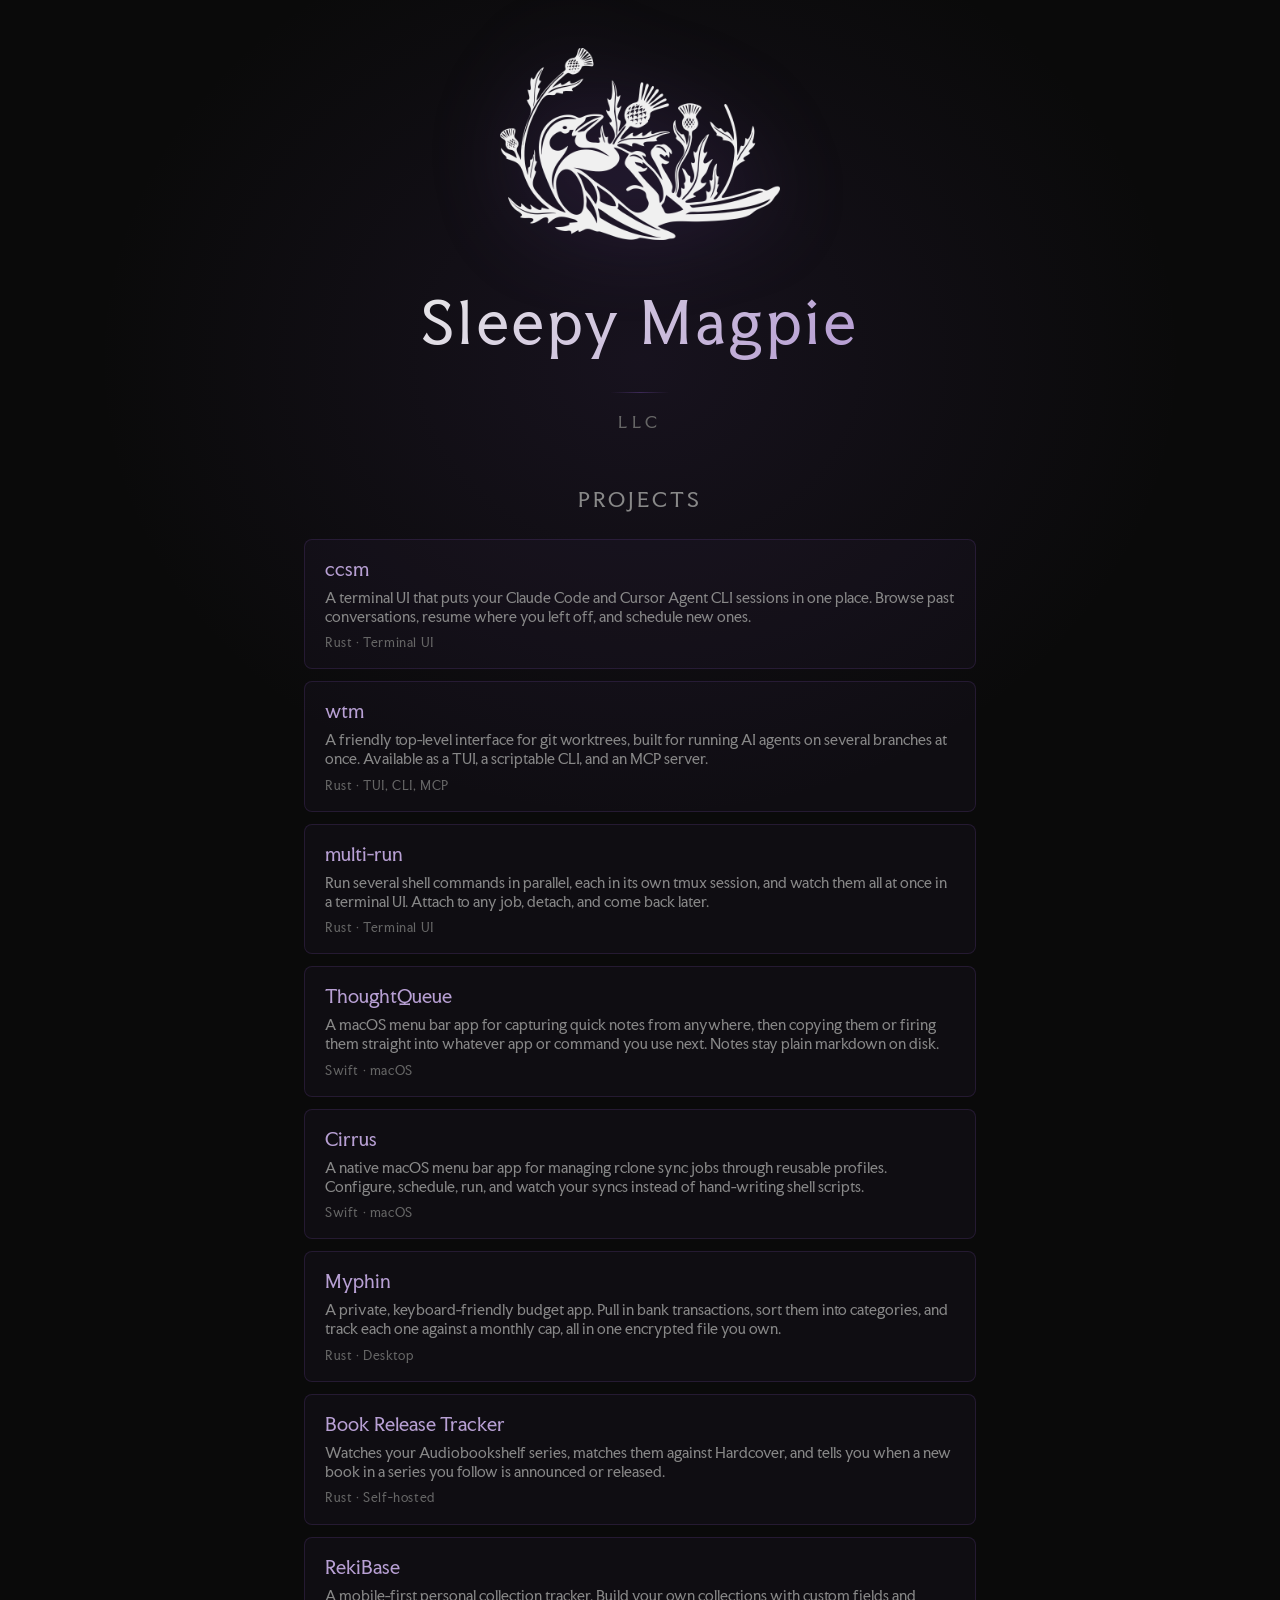
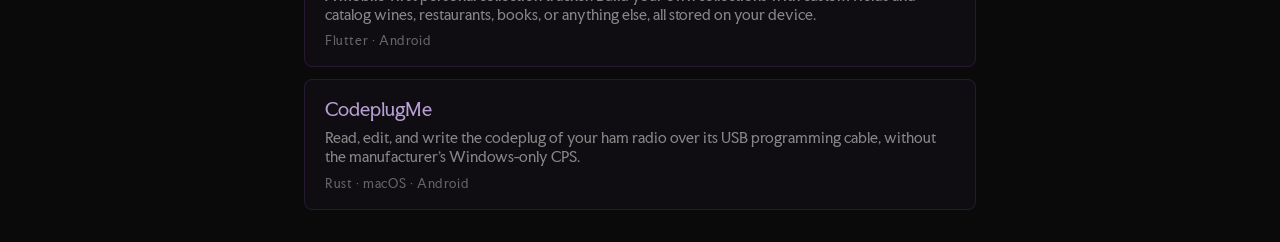
<file: index.html>
<!DOCTYPE html>
<html lang="en">
<head>
  <meta charset="UTF-8">
  <meta name="viewport" content="width=device-width, initial-scale=1.0">
  <title>Sleepy Magpie, LLC</title>
  <meta name="description" content="Sleepy Magpie, LLC builds small, focused tools for developers and for keeping track of things.">
  <meta property="og:title" content="Sleepy Magpie, LLC">
  <meta property="og:description" content="Sleepy Magpie, LLC builds small, focused tools for developers and for keeping track of things.">
  <meta property="og:type" content="website">
  <meta property="og:url" content="https://sleepymagpie.com">
  <link rel="stylesheet" href="styles.css">
</head>
<body class="home">
  <div class="container">
    <img class="logo" src="logo.png" alt="Sleepy Magpie logo">

    <h1>Sleepy Magpie</h1>
    <div class="divider"></div>
    <p class="llc">LLC</p>
  </div>

  <section class="repos">
    <h2>Projects</h2>
    <div id="repo-list">
      <a class="repo-card" href="tools/ccsm.html">
        <div class="repo-name">ccsm</div>
        <div class="repo-desc">A terminal UI that puts your Claude Code and Cursor Agent CLI sessions in one place. Browse past conversations, resume where you left off, and schedule new ones.</div>
        <div class="repo-lang">Rust · Terminal UI</div>
      </a>

      <a class="repo-card" href="tools/wtm.html">
        <div class="repo-name">wtm</div>
        <div class="repo-desc">A friendly top-level interface for git worktrees, built for running AI agents on several branches at once. Available as a TUI, a scriptable CLI, and an MCP server.</div>
        <div class="repo-lang">Rust · TUI, CLI, MCP</div>
      </a>

      <a class="repo-card" href="tools/multi-run.html">
        <div class="repo-name">multi-run</div>
        <div class="repo-desc">Run several shell commands in parallel, each in its own tmux session, and watch them all at once in a terminal UI. Attach to any job, detach, and come back later.</div>
        <div class="repo-lang">Rust · Terminal UI</div>
      </a>

      <a class="repo-card" href="tools/thoughtqueue.html">
        <div class="repo-name">ThoughtQueue</div>
        <div class="repo-desc">A macOS menu bar app for capturing quick notes from anywhere, then copying them or firing them straight into whatever app or command you use next. Notes stay plain markdown on disk.</div>
        <div class="repo-lang">Swift · macOS</div>
      </a>

      <a class="repo-card" href="tools/cirrus.html">
        <div class="repo-name">Cirrus</div>
        <div class="repo-desc">A native macOS menu bar app for managing rclone sync jobs through reusable profiles. Configure, schedule, run, and watch your syncs instead of hand-writing shell scripts.</div>
        <div class="repo-lang">Swift · macOS</div>
      </a>

      <a class="repo-card" href="tools/myphin.html">
        <div class="repo-name">Myphin</div>
        <div class="repo-desc">A private, keyboard-friendly budget app. Pull in bank transactions, sort them into categories, and track each one against a monthly cap, all in one encrypted file you own.</div>
        <div class="repo-lang">Rust · Desktop</div>
      </a>

      <a class="repo-card" href="tools/book-release-tracker.html">
        <div class="repo-name">Book Release Tracker</div>
        <div class="repo-desc">Watches your Audiobookshelf series, matches them against Hardcover, and tells you when a new book in a series you follow is announced or released.</div>
        <div class="repo-lang">Rust · Self-hosted</div>
      </a>

      <a class="repo-card" href="tools/rekibase.html">
        <div class="repo-name">RekiBase</div>
        <div class="repo-desc">A mobile-first personal collection tracker. Build your own collections with custom fields and catalog wines, restaurants, books, or anything else, all stored on your device.</div>
        <div class="repo-lang">Flutter · Android</div>
      </a>

      <a class="repo-card" href="tools/codeplug-me.html">
        <div class="repo-name">CodeplugMe</div>
        <div class="repo-desc">Read, edit, and write the codeplug of your ham radio over its USB programming cable, without the manufacturer's Windows-only CPS.</div>
        <div class="repo-lang">Rust · macOS · Android</div>
      </a>
    </div>
  </section>
</body>
</html>
</file>
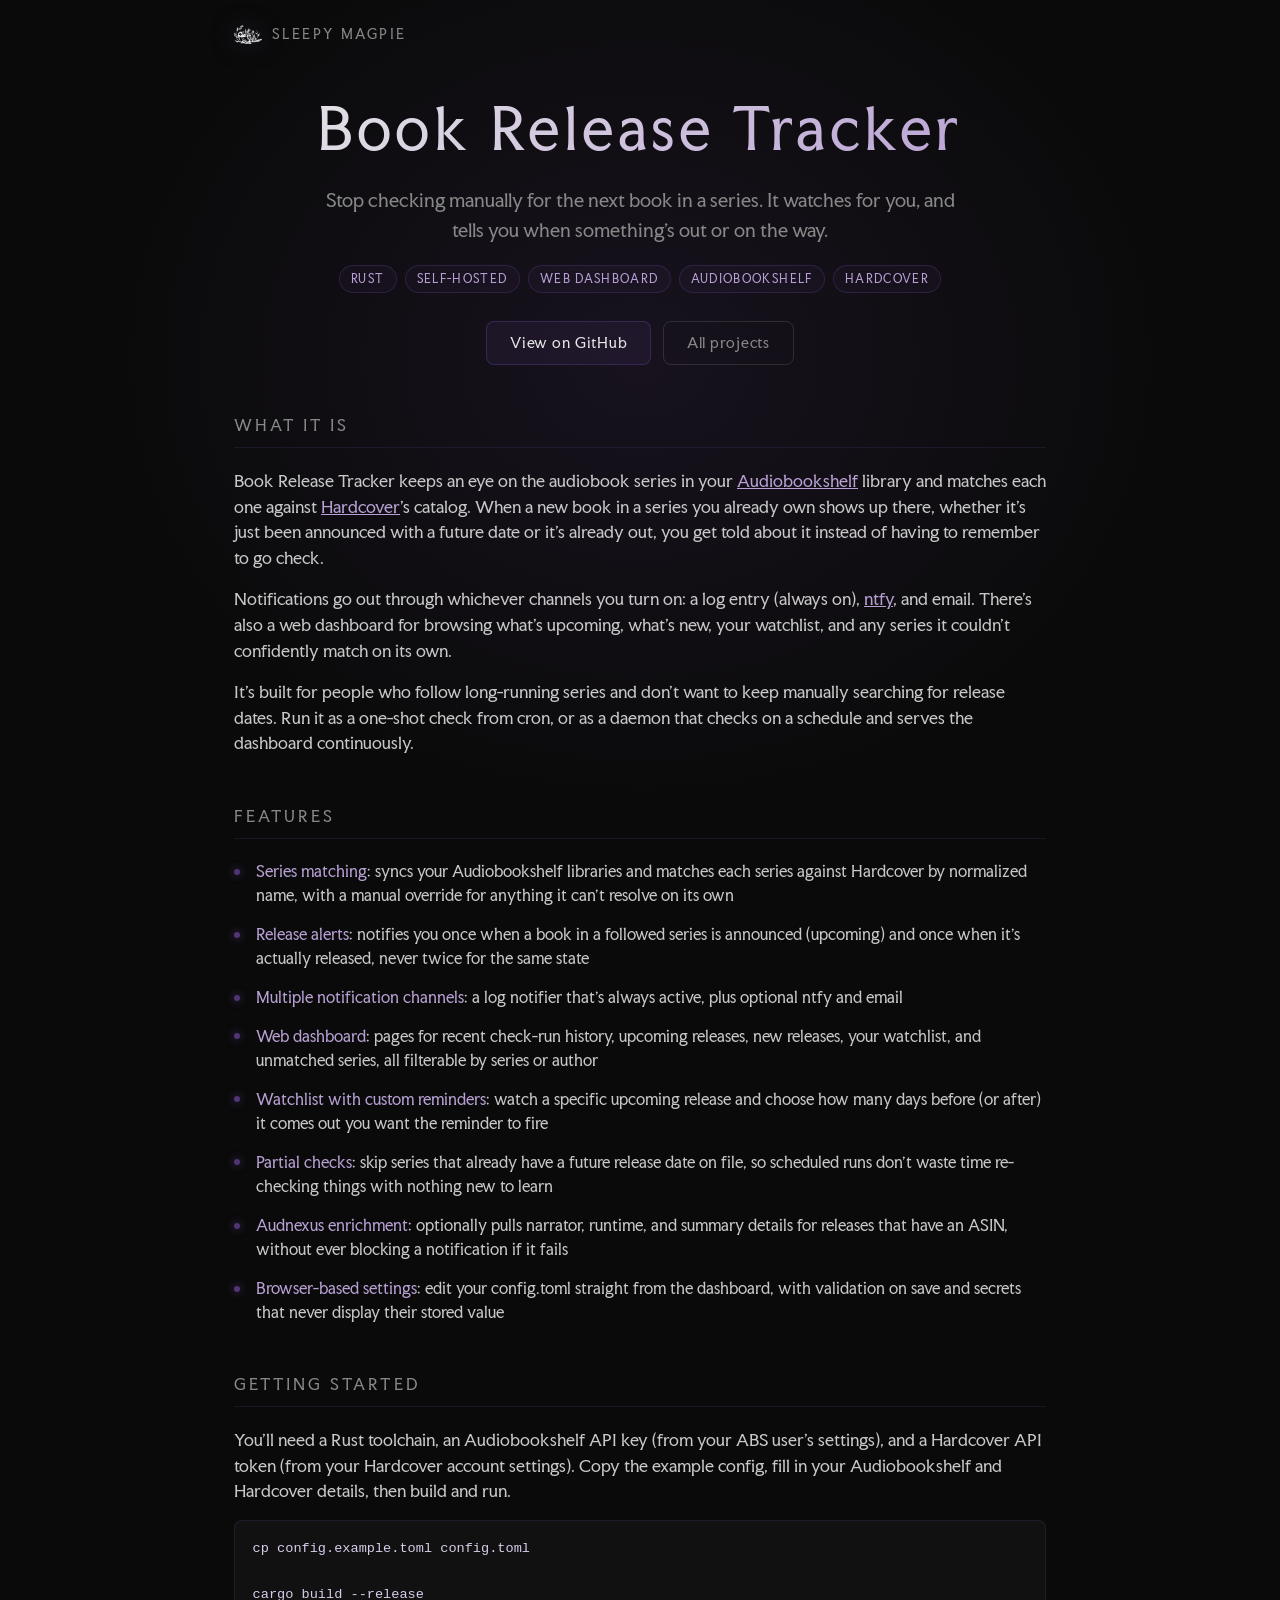
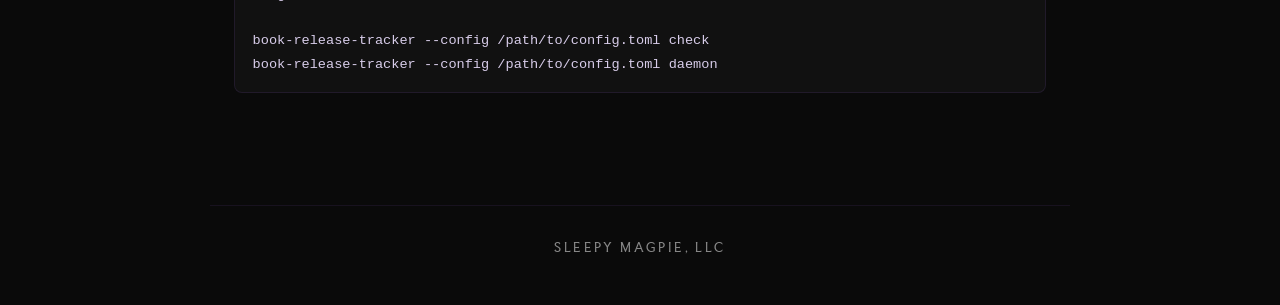
<file: tools/book-release-tracker.html>
<!DOCTYPE html>
<html lang="en">
<head>
  <meta charset="UTF-8">
  <meta name="viewport" content="width=device-width, initial-scale=1.0">
  <title>Book Release Tracker · Sleepy Magpie, LLC</title>
  <meta name="description" content="A Rust tool that watches your Audiobookshelf series against Hardcover and tells you when a new book in one of them is announced or released.">
  <meta property="og:title" content="Book Release Tracker · Sleepy Magpie, LLC">
  <meta property="og:description" content="A Rust tool that watches your Audiobookshelf series against Hardcover and tells you when a new book in one of them is announced or released.">
  <meta property="og:type" content="website">
  <meta property="og:url" content="https://sleepymagpie.com/tools/book-release-tracker.html">
  <link rel="stylesheet" href="../styles.css">
</head>
<body>
  <header class="site-header">
    <a href="../index.html"><img src="../logo.png" alt="Sleepy Magpie logo">Sleepy Magpie</a>
  </header>

  <main class="tool-page">
    <div class="tool-hero">
      <h1>Book Release Tracker</h1>
      <p class="tool-tagline">Stop checking manually for the next book in a series. It watches for you, and tells you when something's out or on the way.</p>
      <div class="tool-tags">
        <span class="tag">Rust</span>
        <span class="tag">Self-hosted</span>
        <span class="tag">Web dashboard</span>
        <span class="tag">Audiobookshelf</span>
        <span class="tag">Hardcover</span>
      </div>
      <div class="tool-links">
        <a class="btn" href="https://github.com/faulker/book-release-tracker" target="_blank" rel="noopener noreferrer">View on GitHub</a>
        <a class="btn btn-ghost" href="../index.html">All projects</a>
      </div>
    </div>

    <section class="tool-section">
      <h2>What it is</h2>
      <p>Book Release Tracker keeps an eye on the audiobook series in your <a href="https://www.audiobookshelf.org/" target="_blank" rel="noopener noreferrer">Audiobookshelf</a> library and matches each one against <a href="https://hardcover.app/" target="_blank" rel="noopener noreferrer">Hardcover</a>'s catalog. When a new book in a series you already own shows up there, whether it's just been announced with a future date or it's already out, you get told about it instead of having to remember to go check.</p>
      <p>Notifications go out through whichever channels you turn on: a log entry (always on), <a href="https://ntfy.sh/" target="_blank" rel="noopener noreferrer">ntfy</a>, and email. There's also a web dashboard for browsing what's upcoming, what's new, your watchlist, and any series it couldn't confidently match on its own.</p>
      <p>It's built for people who follow long-running series and don't want to keep manually searching for release dates. Run it as a one-shot check from cron, or as a daemon that checks on a schedule and serves the dashboard continuously.</p>
    </section>

    <section class="tool-section">
      <h2>Features</h2>
      <ul class="feature-list">
        <li><strong>Series matching</strong>: syncs your Audiobookshelf libraries and matches each series against Hardcover by normalized name, with a manual override for anything it can't resolve on its own</li>
        <li><strong>Release alerts</strong>: notifies you once when a book in a followed series is announced (upcoming) and once when it's actually released, never twice for the same state</li>
        <li><strong>Multiple notification channels</strong>: a log notifier that's always active, plus optional ntfy and email</li>
        <li><strong>Web dashboard</strong>: pages for recent check-run history, upcoming releases, new releases, your watchlist, and unmatched series, all filterable by series or author</li>
        <li><strong>Watchlist with custom reminders</strong>: watch a specific upcoming release and choose how many days before (or after) it comes out you want the reminder to fire</li>
        <li><strong>Partial checks</strong>: skip series that already have a future release date on file, so scheduled runs don't waste time re-checking things with nothing new to learn</li>
        <li><strong>Audnexus enrichment</strong>: optionally pulls narrator, runtime, and summary details for releases that have an ASIN, without ever blocking a notification if it fails</li>
        <li><strong>Browser-based settings</strong>: edit your config.toml straight from the dashboard, with validation on save and secrets that never display their stored value</li>
      </ul>
    </section>

    <section class="tool-section">
      <h2>Getting started</h2>
      <p>You'll need a Rust toolchain, an Audiobookshelf API key (from your ABS user's settings), and a Hardcover API token (from your Hardcover account settings). Copy the example config, fill in your Audiobookshelf and Hardcover details, then build and run.</p>
      <pre><code>cp config.example.toml config.toml

cargo build --release

book-release-tracker --config /path/to/config.toml check
book-release-tracker --config /path/to/config.toml daemon</code></pre>
    </section>
  </main>

  <footer class="site-footer">
    <a href="../index.html">Sleepy Magpie, LLC</a>
  </footer>
</body>
</html>
</file>
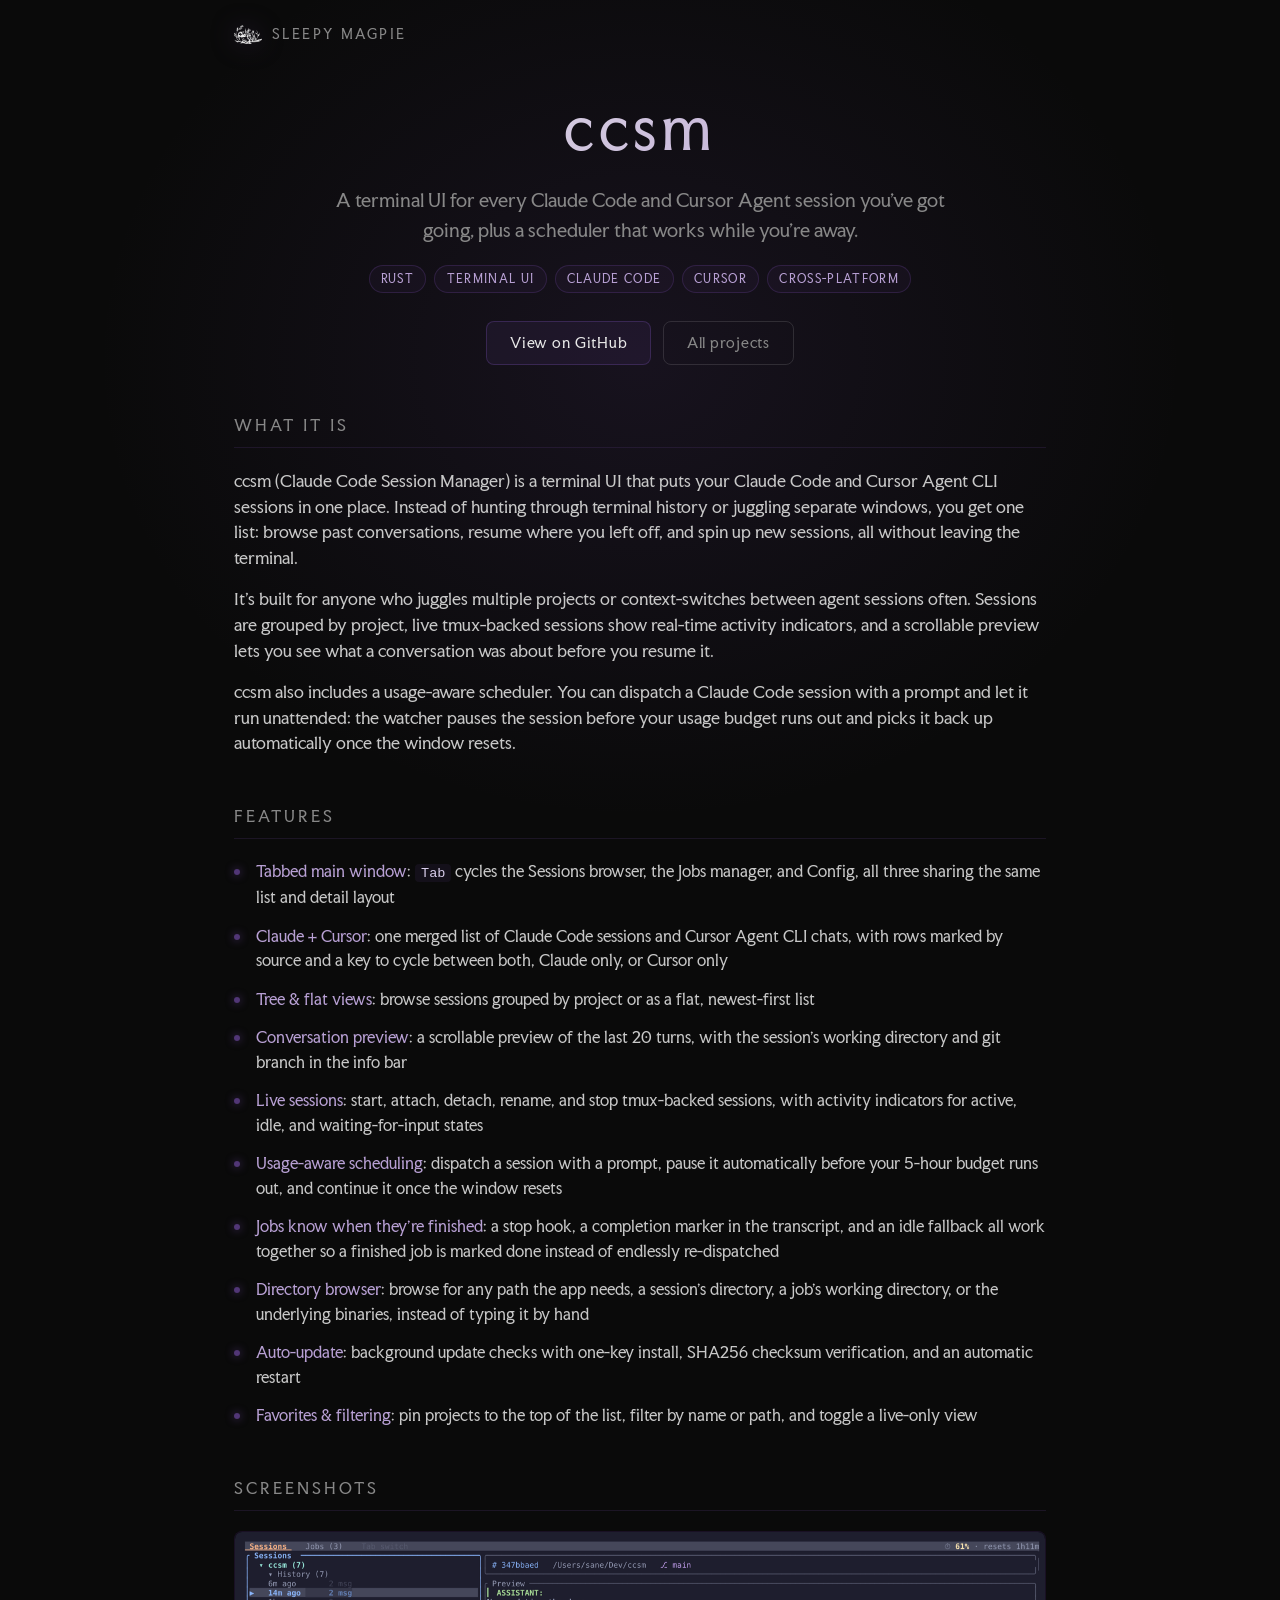
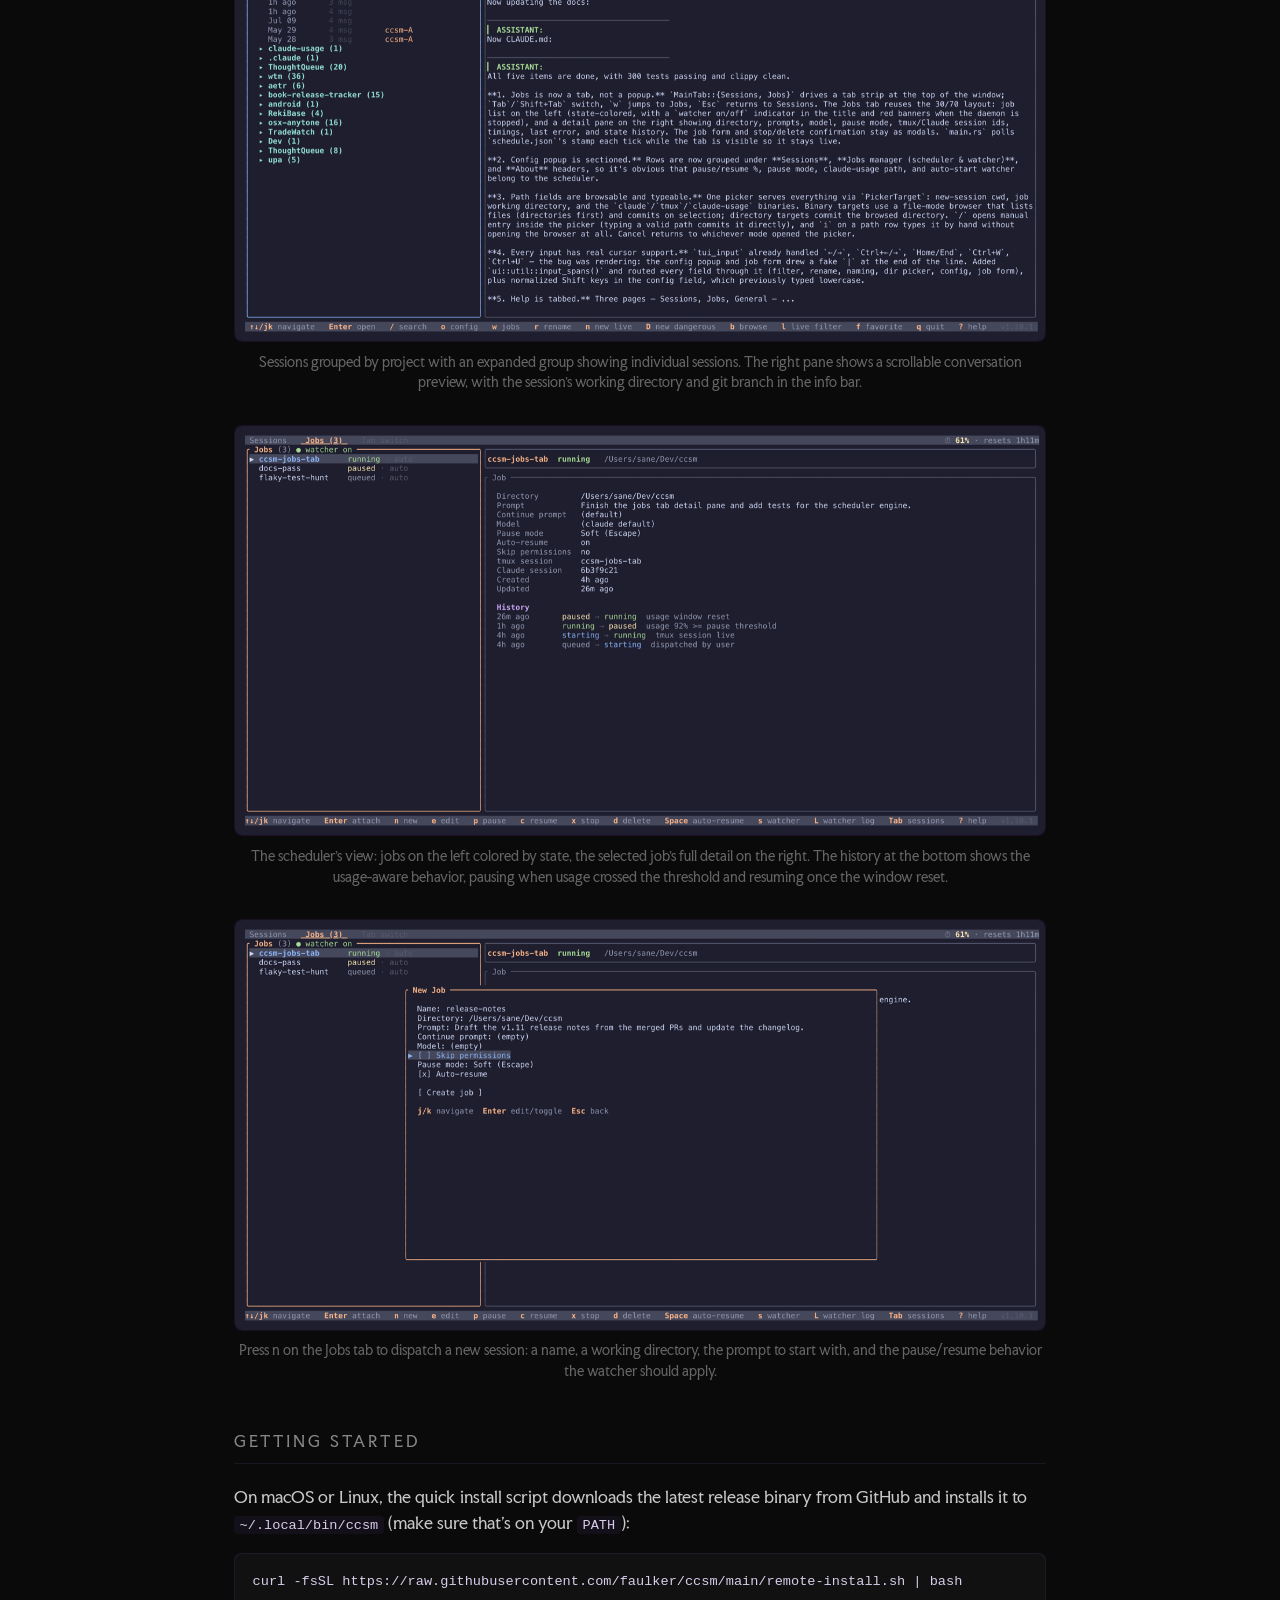
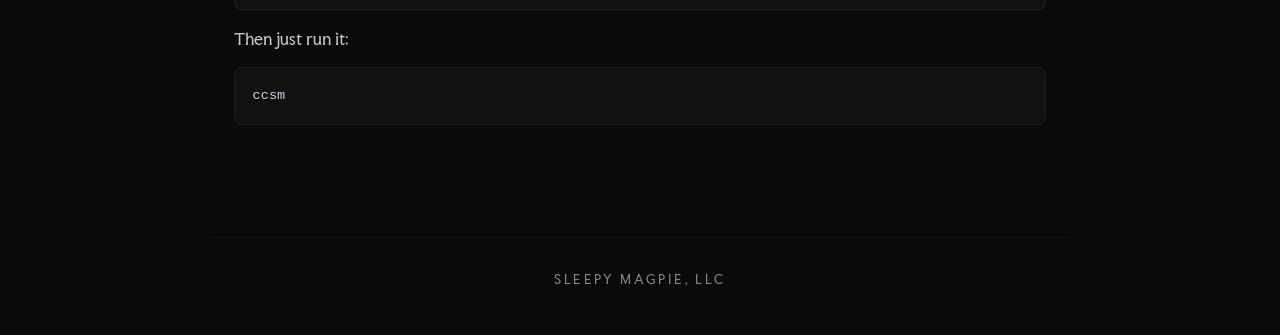
<file: tools/ccsm.html>
<!DOCTYPE html>
<html lang="en">
<head>
  <meta charset="UTF-8">
  <meta name="viewport" content="width=device-width, initial-scale=1.0">
  <title>ccsm · Sleepy Magpie, LLC</title>
  <meta name="description" content="A terminal UI that puts your Claude Code and Cursor Agent CLI sessions in one place, with a usage-aware scheduler for long-running jobs.">
  <meta property="og:title" content="ccsm · Sleepy Magpie, LLC">
  <meta property="og:description" content="A terminal UI that puts your Claude Code and Cursor Agent CLI sessions in one place, with a usage-aware scheduler for long-running jobs.">
  <meta property="og:type" content="website">
  <meta property="og:url" content="https://sleepymagpie.com/tools/ccsm.html">
  <link rel="stylesheet" href="../styles.css">
</head>
<body>
  <header class="site-header">
    <a href="../index.html"><img src="../logo.png" alt="Sleepy Magpie logo">Sleepy Magpie</a>
  </header>

  <main class="tool-page">
    <div class="tool-hero">
      <h1>ccsm</h1>
      <p class="tool-tagline">A terminal UI for every Claude Code and Cursor Agent session you've got going, plus a scheduler that works while you're away.</p>
      <div class="tool-tags">
        <span class="tag">Rust</span>
        <span class="tag">Terminal UI</span>
        <span class="tag">Claude Code</span>
        <span class="tag">Cursor</span>
        <span class="tag">Cross-platform</span>
      </div>
      <div class="tool-links">
        <a class="btn" href="https://github.com/faulker/ccsm" target="_blank" rel="noopener noreferrer">View on GitHub</a>
        <a class="btn btn-ghost" href="../index.html">All projects</a>
      </div>
    </div>

    <section class="tool-section">
      <h2>What it is</h2>
      <p>ccsm (Claude Code Session Manager) is a terminal UI that puts your Claude Code and Cursor Agent CLI sessions in one place. Instead of hunting through terminal history or juggling separate windows, you get one list: browse past conversations, resume where you left off, and spin up new sessions, all without leaving the terminal.</p>
      <p>It's built for anyone who juggles multiple projects or context-switches between agent sessions often. Sessions are grouped by project, live tmux-backed sessions show real-time activity indicators, and a scrollable preview lets you see what a conversation was about before you resume it.</p>
      <p>ccsm also includes a usage-aware scheduler. You can dispatch a Claude Code session with a prompt and let it run unattended: the watcher pauses the session before your usage budget runs out and picks it back up automatically once the window resets.</p>
    </section>

    <section class="tool-section">
      <h2>Features</h2>
      <ul class="feature-list">
        <li><strong>Tabbed main window</strong>: <code>Tab</code> cycles the Sessions browser, the Jobs manager, and Config, all three sharing the same list and detail layout</li>
        <li><strong>Claude + Cursor</strong>: one merged list of Claude Code sessions and Cursor Agent CLI chats, with rows marked by source and a key to cycle between both, Claude only, or Cursor only</li>
        <li><strong>Tree &amp; flat views</strong>: browse sessions grouped by project or as a flat, newest-first list</li>
        <li><strong>Conversation preview</strong>: a scrollable preview of the last 20 turns, with the session's working directory and git branch in the info bar</li>
        <li><strong>Live sessions</strong>: start, attach, detach, rename, and stop tmux-backed sessions, with activity indicators for active, idle, and waiting-for-input states</li>
        <li><strong>Usage-aware scheduling</strong>: dispatch a session with a prompt, pause it automatically before your 5-hour budget runs out, and continue it once the window resets</li>
        <li><strong>Jobs know when they're finished</strong>: a stop hook, a completion marker in the transcript, and an idle fallback all work together so a finished job is marked done instead of endlessly re-dispatched</li>
        <li><strong>Directory browser</strong>: browse for any path the app needs, a session's directory, a job's working directory, or the underlying binaries, instead of typing it by hand</li>
        <li><strong>Auto-update</strong>: background update checks with one-key install, SHA256 checksum verification, and an automatic restart</li>
        <li><strong>Favorites &amp; filtering</strong>: pin projects to the top of the list, filter by name or path, and toggle a live-only view</li>
      </ul>
    </section>

    <section class="tool-section">
      <h2>Screenshots</h2>
      <div class="shots">
        <figure class="shot">
          <img src="../assets/ccsm/sessions-tree-view.png" alt="ccsm's tree view showing sessions grouped by project, with an expanded group and a conversation preview on the right" loading="lazy">
          <figcaption>Sessions grouped by project with an expanded group showing individual sessions. The right pane shows a scrollable conversation preview, with the session's working directory and git branch in the info bar.</figcaption>
        </figure>
        <figure class="shot">
          <img src="../assets/ccsm/jobs-tab.png" alt="The Jobs tab, listing scheduled jobs on the left with a selected job's detail and history on the right" loading="lazy">
          <figcaption>The scheduler's view: jobs on the left colored by state, the selected job's full detail on the right. The history at the bottom shows the usage-aware behavior, pausing when usage crossed the threshold and resuming once the window reset.</figcaption>
        </figure>
        <figure class="shot">
          <img src="../assets/ccsm/job-form.png" alt="The new job form for dispatching a scheduled session" loading="lazy">
          <figcaption>Press n on the Jobs tab to dispatch a new session: a name, a working directory, the prompt to start with, and the pause/resume behavior the watcher should apply.</figcaption>
        </figure>
      </div>
    </section>

    <section class="tool-section">
      <h2>Getting started</h2>
      <p>On macOS or Linux, the quick install script downloads the latest release binary from GitHub and installs it to <code>~/.local/bin/ccsm</code> (make sure that's on your <code>PATH</code>):</p>
      <pre><code>curl -fsSL https://raw.githubusercontent.com/faulker/ccsm/main/remote-install.sh | bash</code></pre>
      <p>Then just run it:</p>
      <pre><code>ccsm</code></pre>
    </section>
  </main>

  <footer class="site-footer">
    <a href="../index.html">Sleepy Magpie, LLC</a>
  </footer>
</body>
</html>
</file>
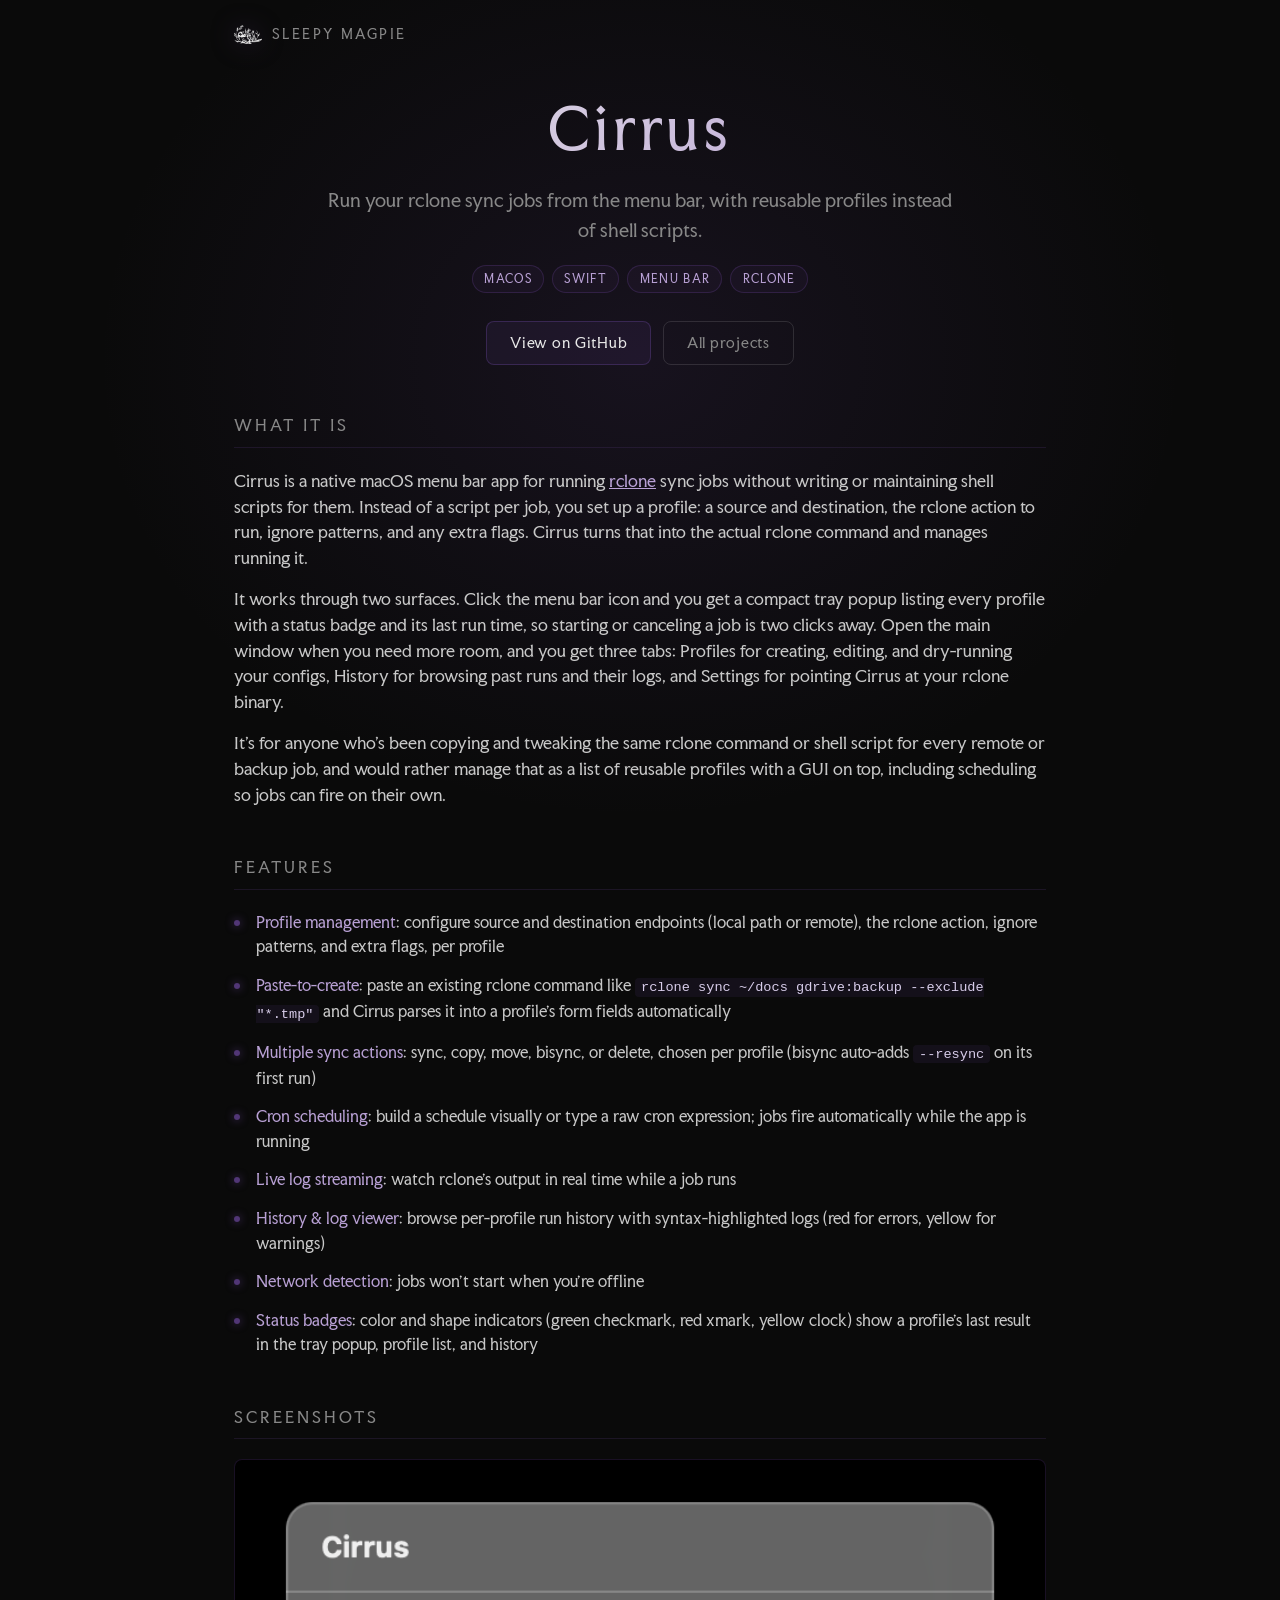
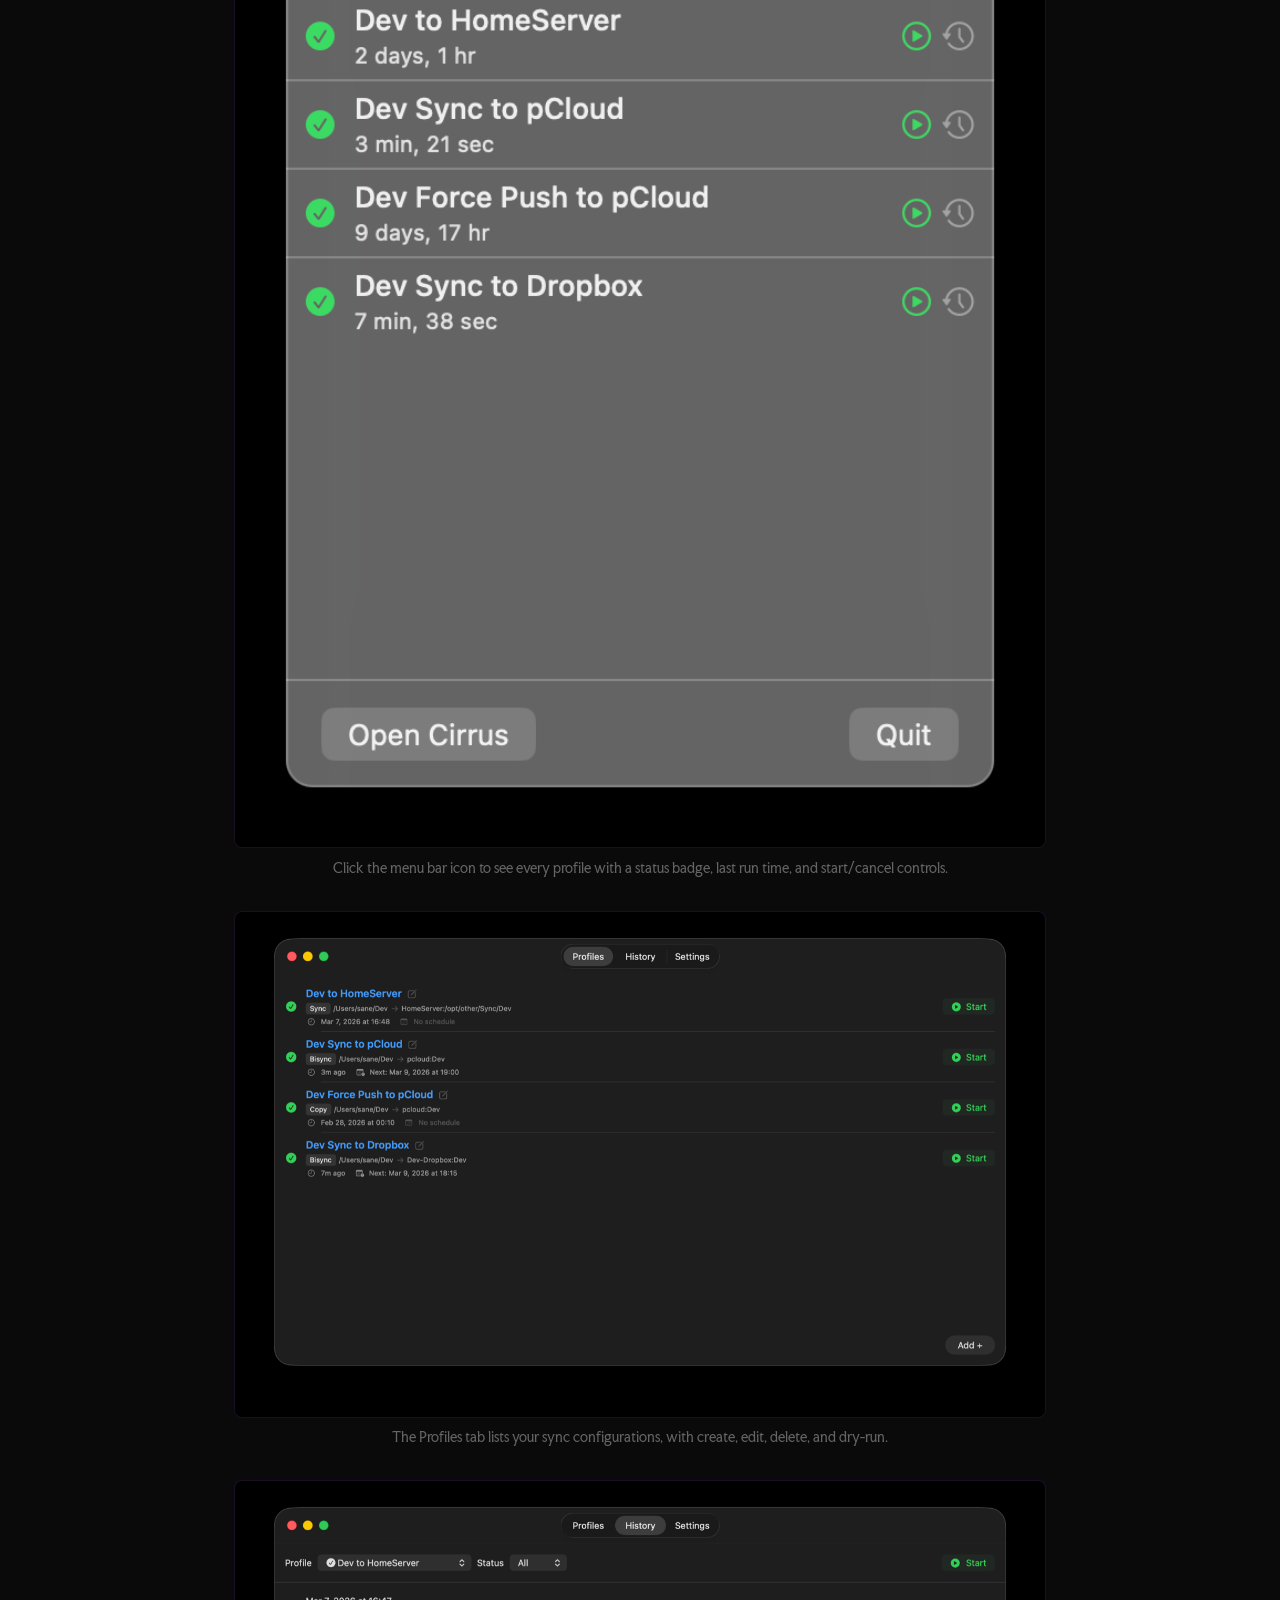
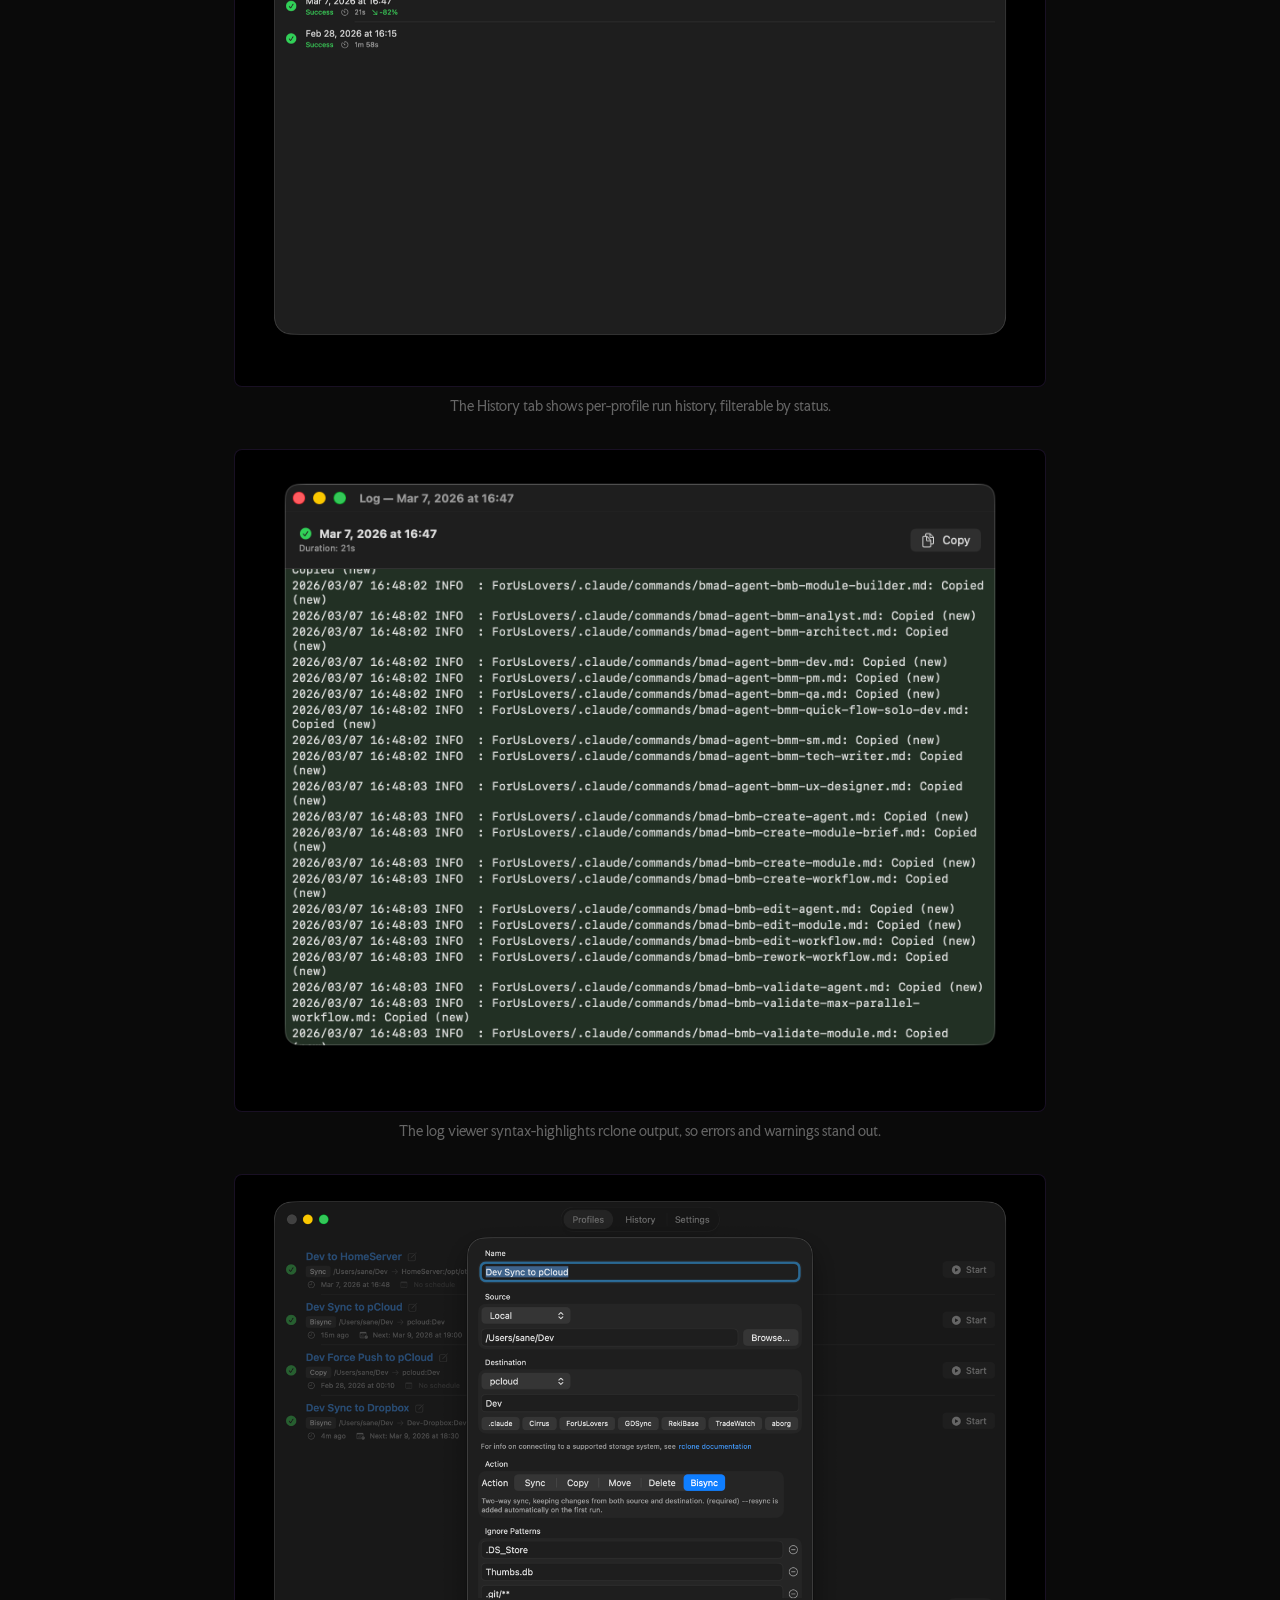
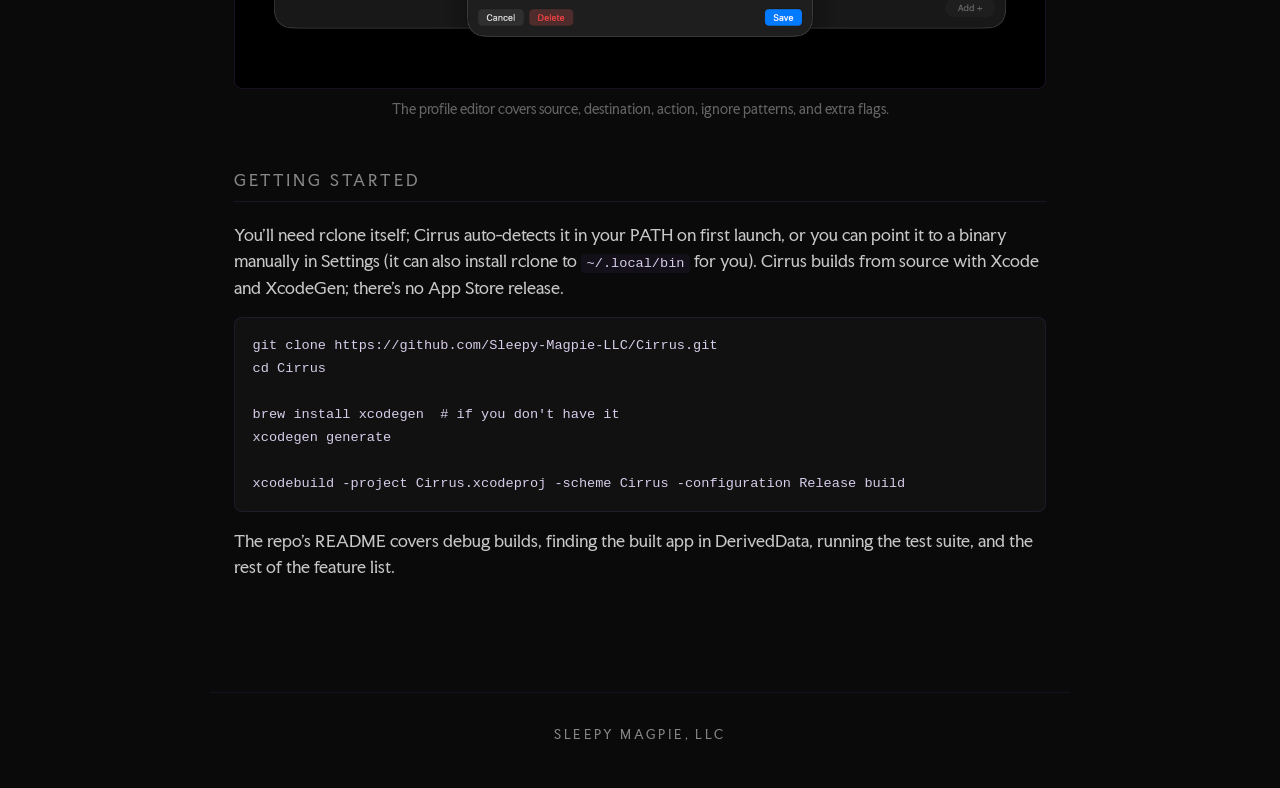
<file: tools/cirrus.html>
<!DOCTYPE html>
<html lang="en">
<head>
  <meta charset="UTF-8">
  <meta name="viewport" content="width=device-width, initial-scale=1.0">
  <title>Cirrus · Sleepy Magpie, LLC</title>
  <meta name="description" content="A macOS menu bar app for running rclone sync jobs from reusable profiles instead of hand-written shell scripts.">
  <meta property="og:title" content="Cirrus · Sleepy Magpie, LLC">
  <meta property="og:description" content="A macOS menu bar app for running rclone sync jobs from reusable profiles instead of hand-written shell scripts.">
  <meta property="og:type" content="website">
  <meta property="og:url" content="https://sleepymagpie.com/tools/cirrus.html">
  <link rel="stylesheet" href="../styles.css">
</head>
<body>
  <header class="site-header">
    <a href="../index.html"><img src="../logo.png" alt="Sleepy Magpie logo">Sleepy Magpie</a>
  </header>

  <main class="tool-page">
    <div class="tool-hero">
      <h1>Cirrus</h1>
      <p class="tool-tagline">Run your rclone sync jobs from the menu bar, with reusable profiles instead of shell scripts.</p>
      <div class="tool-tags">
        <span class="tag">macOS</span>
        <span class="tag">Swift</span>
        <span class="tag">Menu bar</span>
        <span class="tag">rclone</span>
      </div>
      <div class="tool-links">
        <a class="btn" href="https://github.com/Sleepy-Magpie-LLC/Cirrus" target="_blank" rel="noopener noreferrer">View on GitHub</a>
        <a class="btn btn-ghost" href="../index.html">All projects</a>
      </div>
    </div>

    <section class="tool-section">
      <h2>What it is</h2>
      <p>Cirrus is a native macOS menu bar app for running <a href="https://rclone.org/" target="_blank" rel="noopener noreferrer">rclone</a> sync jobs without writing or maintaining shell scripts for them. Instead of a script per job, you set up a profile: a source and destination, the rclone action to run, ignore patterns, and any extra flags. Cirrus turns that into the actual rclone command and manages running it.</p>
      <p>It works through two surfaces. Click the menu bar icon and you get a compact tray popup listing every profile with a status badge and its last run time, so starting or canceling a job is two clicks away. Open the main window when you need more room, and you get three tabs: Profiles for creating, editing, and dry-running your configs, History for browsing past runs and their logs, and Settings for pointing Cirrus at your rclone binary.</p>
      <p>It's for anyone who's been copying and tweaking the same rclone command or shell script for every remote or backup job, and would rather manage that as a list of reusable profiles with a GUI on top, including scheduling so jobs can fire on their own.</p>
    </section>

    <section class="tool-section">
      <h2>Features</h2>
      <ul class="feature-list">
        <li><strong>Profile management</strong>: configure source and destination endpoints (local path or remote), the rclone action, ignore patterns, and extra flags, per profile</li>
        <li><strong>Paste-to-create</strong>: paste an existing rclone command like <code>rclone sync ~/docs gdrive:backup --exclude "*.tmp"</code> and Cirrus parses it into a profile's form fields automatically</li>
        <li><strong>Multiple sync actions</strong>: sync, copy, move, bisync, or delete, chosen per profile (bisync auto-adds <code>--resync</code> on its first run)</li>
        <li><strong>Cron scheduling</strong>: build a schedule visually or type a raw cron expression; jobs fire automatically while the app is running</li>
        <li><strong>Live log streaming</strong>: watch rclone's output in real time while a job runs</li>
        <li><strong>History &amp; log viewer</strong>: browse per-profile run history with syntax-highlighted logs (red for errors, yellow for warnings)</li>
        <li><strong>Network detection</strong>: jobs won't start when you're offline</li>
        <li><strong>Status badges</strong>: color and shape indicators (green checkmark, red xmark, yellow clock) show a profile's last result in the tray popup, profile list, and history</li>
      </ul>
    </section>

    <section class="tool-section">
      <h2>Screenshots</h2>
      <div class="shots">
        <figure class="shot">
          <img src="../assets/cirrus/tray-popup.png" alt="Menu bar tray popup showing profiles with status badges and last run times" loading="lazy">
          <figcaption>Click the menu bar icon to see every profile with a status badge, last run time, and start/cancel controls.</figcaption>
        </figure>
        <figure class="shot">
          <img src="../assets/cirrus/profiles.png" alt="Main window Profiles tab with sync configurations" loading="lazy">
          <figcaption>The Profiles tab lists your sync configurations, with create, edit, delete, and dry-run.</figcaption>
        </figure>
        <figure class="shot">
          <img src="../assets/cirrus/history.png" alt="History tab with per-profile run history and status filters" loading="lazy">
          <figcaption>The History tab shows per-profile run history, filterable by status.</figcaption>
        </figure>
        <figure class="shot">
          <img src="../assets/cirrus/log-viewer.png" alt="Log viewer with syntax-highlighted rclone output" loading="lazy">
          <figcaption>The log viewer syntax-highlights rclone output, so errors and warnings stand out.</figcaption>
        </figure>
        <figure class="shot">
          <img src="../assets/cirrus/profile-editor.png" alt="Profile editor with source, destination, action, and ignore pattern configuration" loading="lazy">
          <figcaption>The profile editor covers source, destination, action, ignore patterns, and extra flags.</figcaption>
        </figure>
      </div>
    </section>

    <section class="tool-section">
      <h2>Getting started</h2>
      <p>You'll need rclone itself; Cirrus auto-detects it in your PATH on first launch, or you can point it to a binary manually in Settings (it can also install rclone to <code>~/.local/bin</code> for you). Cirrus builds from source with Xcode and XcodeGen; there's no App Store release.</p>
      <pre><code>git clone https://github.com/Sleepy-Magpie-LLC/Cirrus.git
cd Cirrus

brew install xcodegen  # if you don't have it
xcodegen generate

xcodebuild -project Cirrus.xcodeproj -scheme Cirrus -configuration Release build</code></pre>
      <p>The repo's README covers debug builds, finding the built app in DerivedData, running the test suite, and the rest of the feature list.</p>
    </section>
  </main>

  <footer class="site-footer">
    <a href="../index.html">Sleepy Magpie, LLC</a>
  </footer>
</body>
</html>
</file>
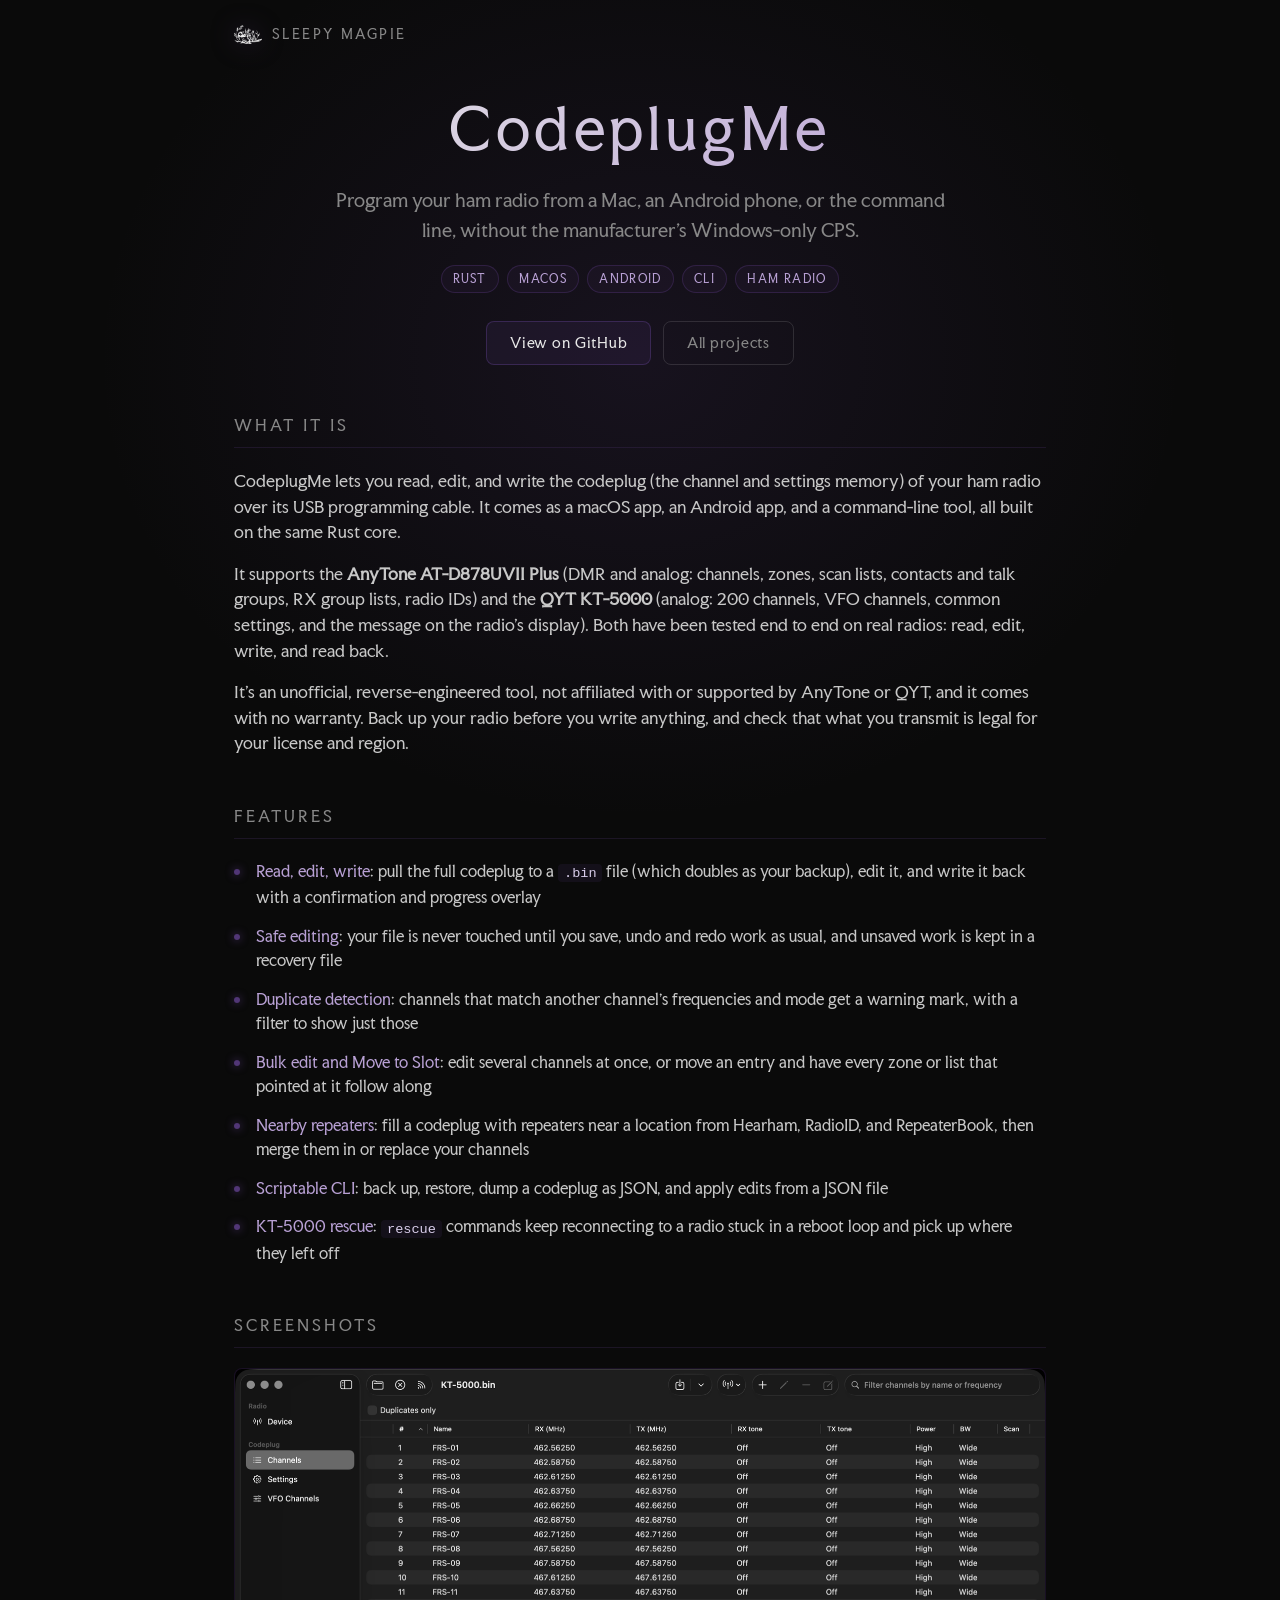
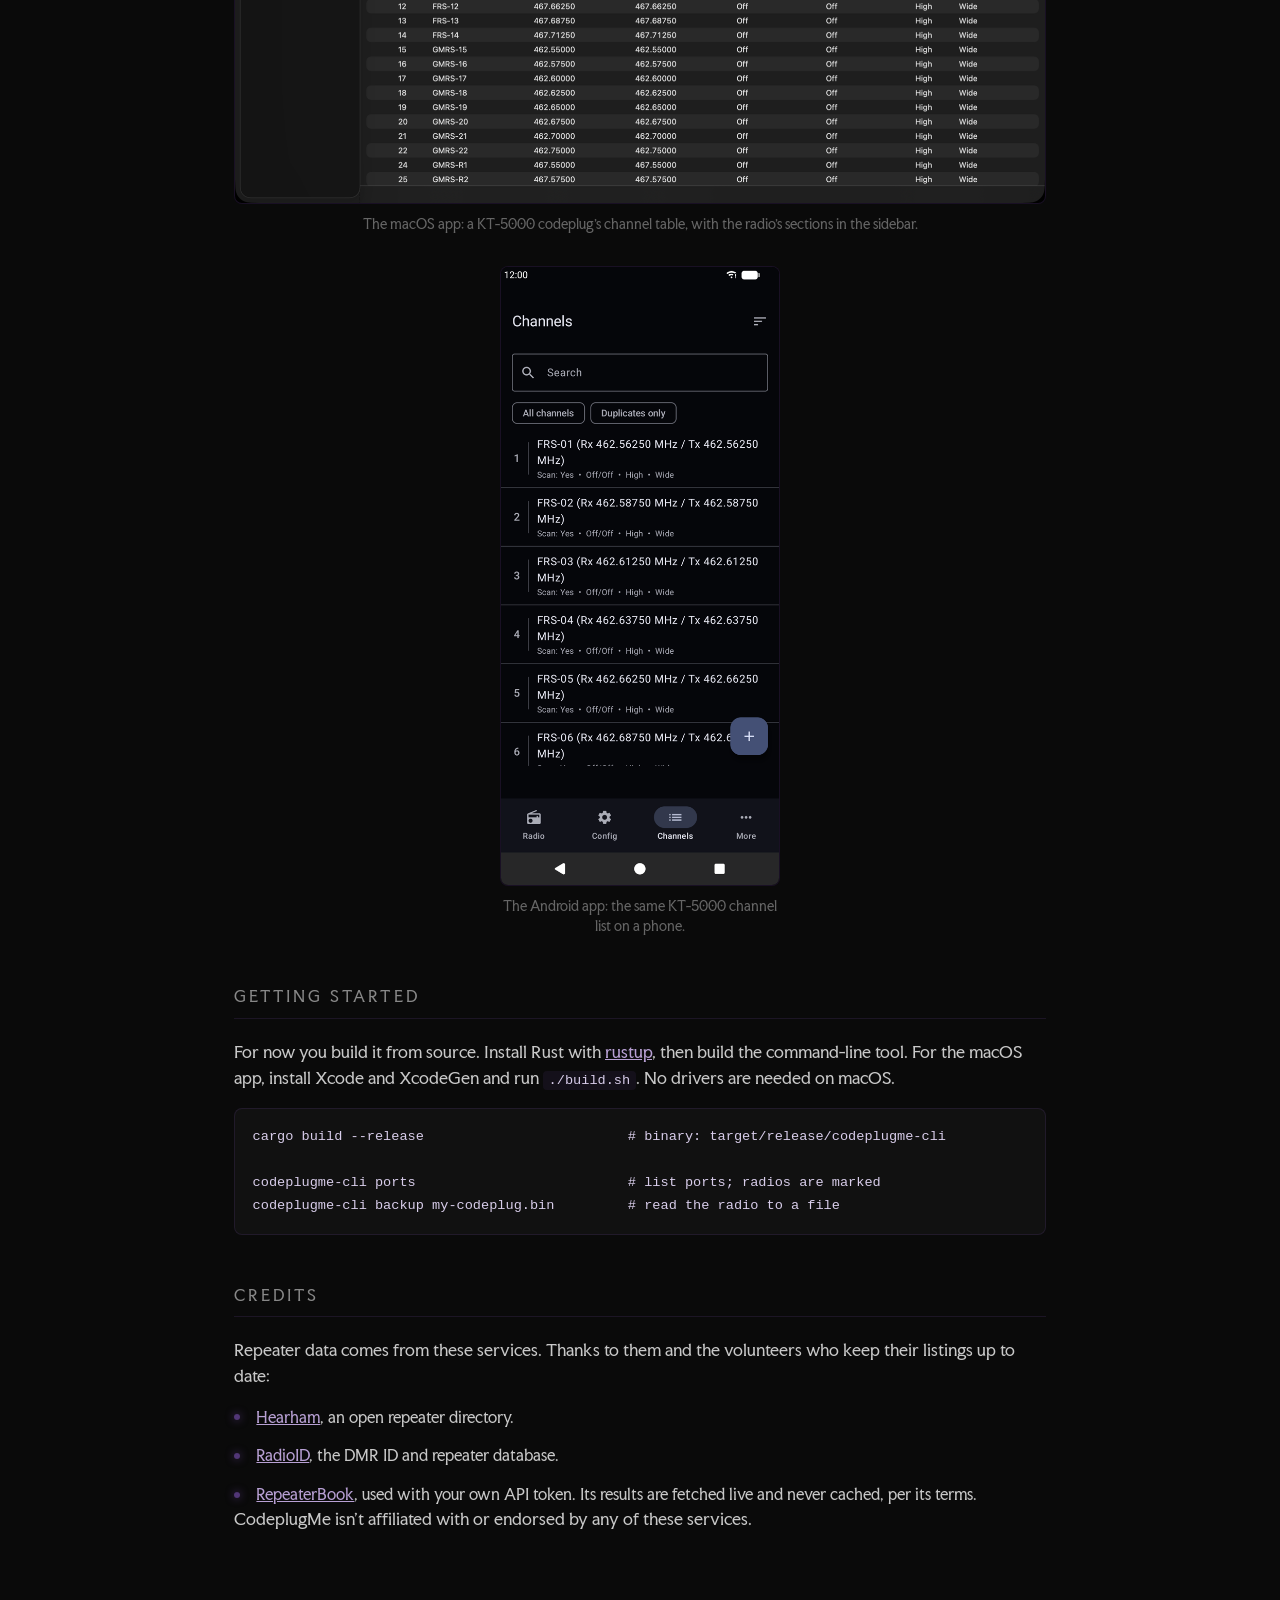
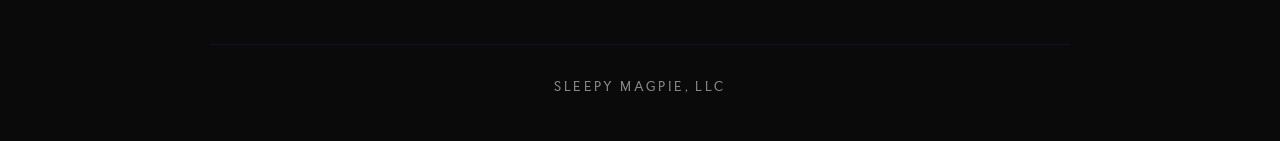
<file: tools/codeplug-me.html>
<!DOCTYPE html>
<html lang="en">
<head>
  <meta charset="UTF-8">
  <meta name="viewport" content="width=device-width, initial-scale=1.0">
  <title>CodeplugMe · Sleepy Magpie, LLC</title>
  <meta name="description" content="Read, edit, and write the codeplug of your ham radio over its USB programming cable, without the manufacturer's Windows-only CPS.">
  <meta property="og:title" content="CodeplugMe · Sleepy Magpie, LLC">
  <meta property="og:description" content="Read, edit, and write the codeplug of your ham radio over its USB programming cable, without the manufacturer's Windows-only CPS.">
  <meta property="og:type" content="website">
  <meta property="og:url" content="https://sleepymagpie.com/tools/codeplug-me.html">
  <link rel="stylesheet" href="../styles.css">
</head>
<body>
  <header class="site-header">
    <a href="../index.html"><img src="../logo.png" alt="Sleepy Magpie logo">Sleepy Magpie</a>
  </header>

  <main class="tool-page">
    <div class="tool-hero">
      <h1>CodeplugMe</h1>
      <p class="tool-tagline">Program your ham radio from a Mac, an Android phone, or the command line, without the manufacturer's Windows-only CPS.</p>
      <div class="tool-tags">
        <span class="tag">Rust</span>
        <span class="tag">macOS</span>
        <span class="tag">Android</span>
        <span class="tag">CLI</span>
        <span class="tag">Ham radio</span>
      </div>
      <div class="tool-links">
        <a class="btn" href="https://github.com/Sleepy-Magpie-LLC/codeplug-me" target="_blank" rel="noopener noreferrer">View on GitHub</a>
        <a class="btn btn-ghost" href="../index.html">All projects</a>
      </div>
    </div>

    <section class="tool-section">
      <h2>What it is</h2>
      <p>CodeplugMe lets you read, edit, and write the codeplug (the channel and settings memory) of your ham radio over its USB programming cable. It comes as a macOS app, an Android app, and a command-line tool, all built on the same Rust core.</p>
      <p>It supports the <strong>AnyTone AT-D878UVII Plus</strong> (DMR and analog: channels, zones, scan lists, contacts and talk groups, RX group lists, radio IDs) and the <strong>QYT KT-5000</strong> (analog: 200 channels, VFO channels, common settings, and the message on the radio's display). Both have been tested end to end on real radios: read, edit, write, and read back.</p>
      <p>It's an unofficial, reverse-engineered tool, not affiliated with or supported by AnyTone or QYT, and it comes with no warranty. Back up your radio before you write anything, and check that what you transmit is legal for your license and region.</p>
    </section>

    <section class="tool-section">
      <h2>Features</h2>
      <ul class="feature-list">
        <li><strong>Read, edit, write</strong>: pull the full codeplug to a <code>.bin</code> file (which doubles as your backup), edit it, and write it back with a confirmation and progress overlay</li>
        <li><strong>Safe editing</strong>: your file is never touched until you save, undo and redo work as usual, and unsaved work is kept in a recovery file</li>
        <li><strong>Duplicate detection</strong>: channels that match another channel's frequencies and mode get a warning mark, with a filter to show just those</li>
        <li><strong>Bulk edit and Move to Slot</strong>: edit several channels at once, or move an entry and have every zone or list that pointed at it follow along</li>
        <li><strong>Nearby repeaters</strong>: fill a codeplug with repeaters near a location from Hearham, RadioID, and RepeaterBook, then merge them in or replace your channels</li>
        <li><strong>Scriptable CLI</strong>: back up, restore, dump a codeplug as JSON, and apply edits from a JSON file</li>
        <li><strong>KT-5000 rescue</strong>: <code>rescue</code> commands keep reconnecting to a radio stuck in a reboot loop and pick up where they left off</li>
      </ul>
    </section>

    <section class="tool-section">
      <h2>Screenshots</h2>
      <div class="shots">
        <figure class="shot">
          <img src="../assets/codeplug-me/macos.png" alt="CodeplugMe on macOS showing the KT-5000 channel table" loading="lazy">
          <figcaption>The macOS app: a KT-5000 codeplug's channel table, with the radio's sections in the sidebar.</figcaption>
        </figure>
        <figure class="shot shot-phone">
          <img src="../assets/codeplug-me/android.png" alt="CodeplugMe on Android showing the KT-5000 channel list" loading="lazy">
          <figcaption>The Android app: the same KT-5000 channel list on a phone.</figcaption>
        </figure>
      </div>
    </section>

    <section class="tool-section">
      <h2>Getting started</h2>
      <p>For now you build it from source. Install Rust with <a href="https://rustup.rs" target="_blank" rel="noopener noreferrer">rustup</a>, then build the command-line tool. For the macOS app, install Xcode and XcodeGen and run <code>./build.sh</code>. No drivers are needed on macOS.</p>
      <pre><code>cargo build --release                         # binary: target/release/codeplugme-cli

codeplugme-cli ports                          # list ports; radios are marked
codeplugme-cli backup my-codeplug.bin         # read the radio to a file</code></pre>
    </section>

    <section class="tool-section">
      <h2>Credits</h2>
      <p>Repeater data comes from these services. Thanks to them and the volunteers who keep their listings up to date:</p>
      <ul class="feature-list">
        <li><a href="https://hearham.com/repeaters" target="_blank" rel="noopener noreferrer">Hearham</a>, an open repeater directory.</li>
        <li><a href="https://radioid.net" target="_blank" rel="noopener noreferrer">RadioID</a>, the DMR ID and repeater database.</li>
        <li><a href="https://www.repeaterbook.com" target="_blank" rel="noopener noreferrer">RepeaterBook</a>, used with your own API token. Its results are fetched live and never cached, per its terms.</li>
      </ul>
      <p>CodeplugMe isn't affiliated with or endorsed by any of these services.</p>
    </section>
  </main>

  <footer class="site-footer">
    <a href="../index.html">Sleepy Magpie, LLC</a>
  </footer>
</body>
</html>
</file>
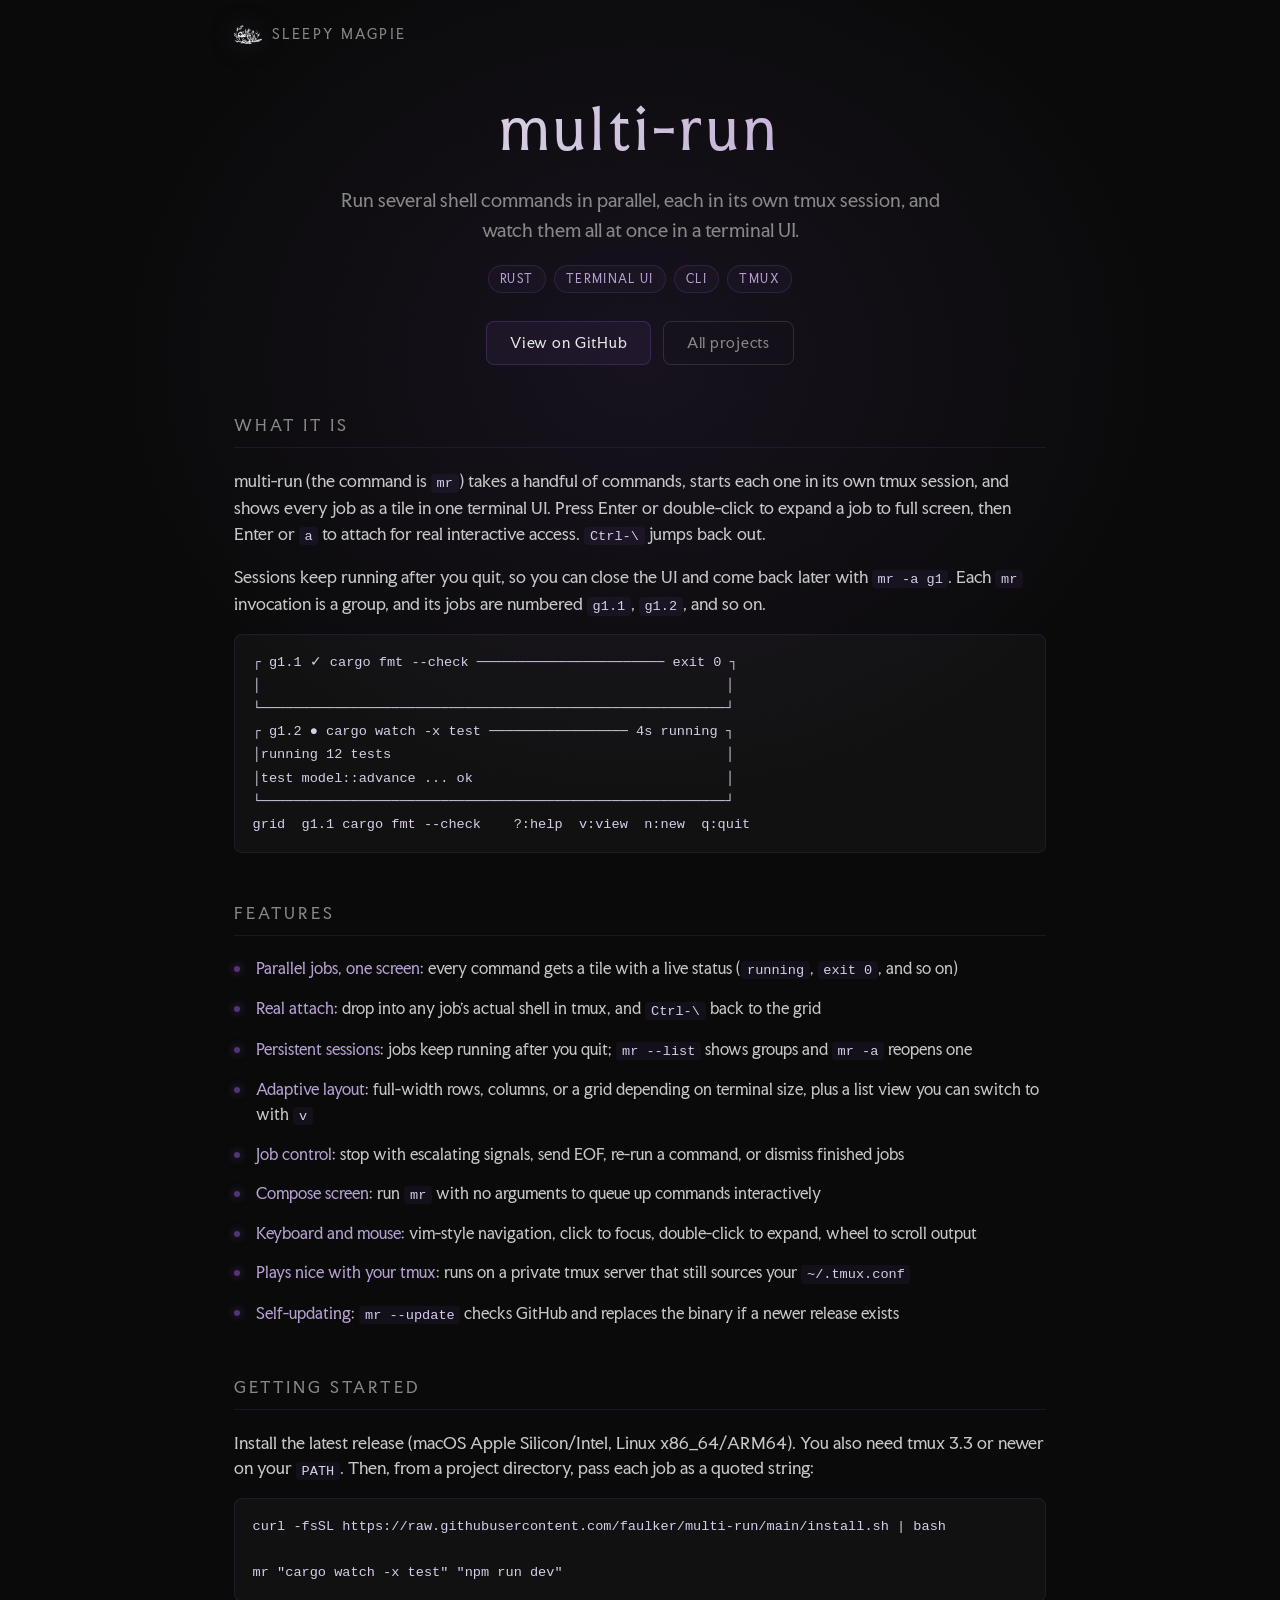
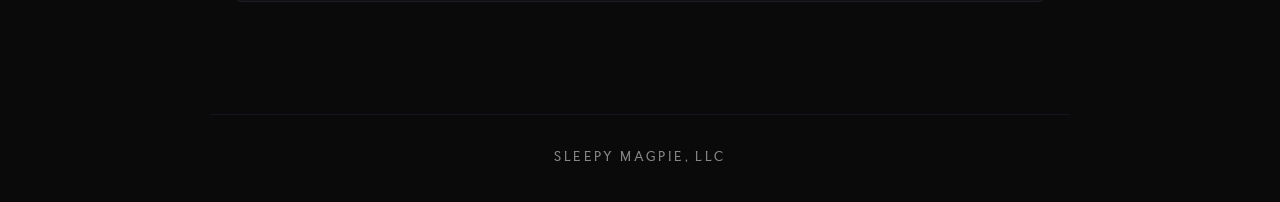
<file: tools/multi-run.html>
<!DOCTYPE html>
<html lang="en">
<head>
  <meta charset="UTF-8">
  <meta name="viewport" content="width=device-width, initial-scale=1.0">
  <title>multi-run · Sleepy Magpie, LLC</title>
  <meta name="description" content="Run several shell commands in parallel, each in its own tmux session, and watch them all at once in a terminal UI.">
  <meta property="og:title" content="multi-run · Sleepy Magpie, LLC">
  <meta property="og:description" content="Run several shell commands in parallel, each in its own tmux session, and watch them all at once in a terminal UI.">
  <meta property="og:type" content="website">
  <meta property="og:url" content="https://sleepymagpie.com/tools/multi-run.html">
  <link rel="stylesheet" href="../styles.css">
</head>
<body>
  <header class="site-header">
    <a href="../index.html"><img src="../logo.png" alt="Sleepy Magpie logo">Sleepy Magpie</a>
  </header>

  <main class="tool-page">
    <div class="tool-hero">
      <h1>multi-run</h1>
      <p class="tool-tagline">Run several shell commands in parallel, each in its own tmux session, and watch them all at once in a terminal UI.</p>
      <div class="tool-tags">
        <span class="tag">Rust</span>
        <span class="tag">Terminal UI</span>
        <span class="tag">CLI</span>
        <span class="tag">tmux</span>
      </div>
      <div class="tool-links">
        <a class="btn" href="https://github.com/faulker/multi-run" target="_blank" rel="noopener noreferrer">View on GitHub</a>
        <a class="btn btn-ghost" href="../index.html">All projects</a>
      </div>
    </div>

    <section class="tool-section">
      <h2>What it is</h2>
      <p>multi-run (the command is <code>mr</code>) takes a handful of commands, starts each one in its own tmux session, and shows every job as a tile in one terminal UI. Press Enter or double-click to expand a job to full screen, then Enter or <code>a</code> to attach for real interactive access. <code>Ctrl-\</code> jumps back out.</p>
      <p>Sessions keep running after you quit, so you can close the UI and come back later with <code>mr -a g1</code>. Each <code>mr</code> invocation is a group, and its jobs are numbered <code>g1.1</code>, <code>g1.2</code>, and so on.</p>
      <pre><code>┌ g1.1 ✓ cargo fmt --check ─────────────────────── exit 0 ┐
│                                                         │
└─────────────────────────────────────────────────────────┘
┌ g1.2 ● cargo watch -x test ───────────────── 4s running ┐
│running 12 tests                                         │
│test model::advance ... ok                               │
└─────────────────────────────────────────────────────────┘
grid  g1.1 cargo fmt --check    ?:help  v:view  n:new  q:quit</code></pre>
    </section>

    <section class="tool-section">
      <h2>Features</h2>
      <ul class="feature-list">
        <li><strong>Parallel jobs, one screen</strong>: every command gets a tile with a live status (<code>running</code>, <code>exit 0</code>, and so on)</li>
        <li><strong>Real attach</strong>: drop into any job's actual shell in tmux, and <code>Ctrl-\</code> back to the grid</li>
        <li><strong>Persistent sessions</strong>: jobs keep running after you quit; <code>mr --list</code> shows groups and <code>mr -a</code> reopens one</li>
        <li><strong>Adaptive layout</strong>: full-width rows, columns, or a grid depending on terminal size, plus a list view you can switch to with <code>v</code></li>
        <li><strong>Job control</strong>: stop with escalating signals, send EOF, re-run a command, or dismiss finished jobs</li>
        <li><strong>Compose screen</strong>: run <code>mr</code> with no arguments to queue up commands interactively</li>
        <li><strong>Keyboard and mouse</strong>: vim-style navigation, click to focus, double-click to expand, wheel to scroll output</li>
        <li><strong>Plays nice with your tmux</strong>: runs on a private tmux server that still sources your <code>~/.tmux.conf</code></li>
        <li><strong>Self-updating</strong>: <code>mr --update</code> checks GitHub and replaces the binary if a newer release exists</li>
      </ul>
    </section>

    <section class="tool-section">
      <h2>Getting started</h2>
      <p>Install the latest release (macOS Apple Silicon/Intel, Linux x86_64/ARM64). You also need tmux 3.3 or newer on your <code>PATH</code>. Then, from a project directory, pass each job as a quoted string:</p>
      <pre><code>curl -fsSL https://raw.githubusercontent.com/faulker/multi-run/main/install.sh | bash

mr "cargo watch -x test" "npm run dev"</code></pre>
    </section>
  </main>

  <footer class="site-footer">
    <a href="../index.html">Sleepy Magpie, LLC</a>
  </footer>
</body>
</html>
</file>
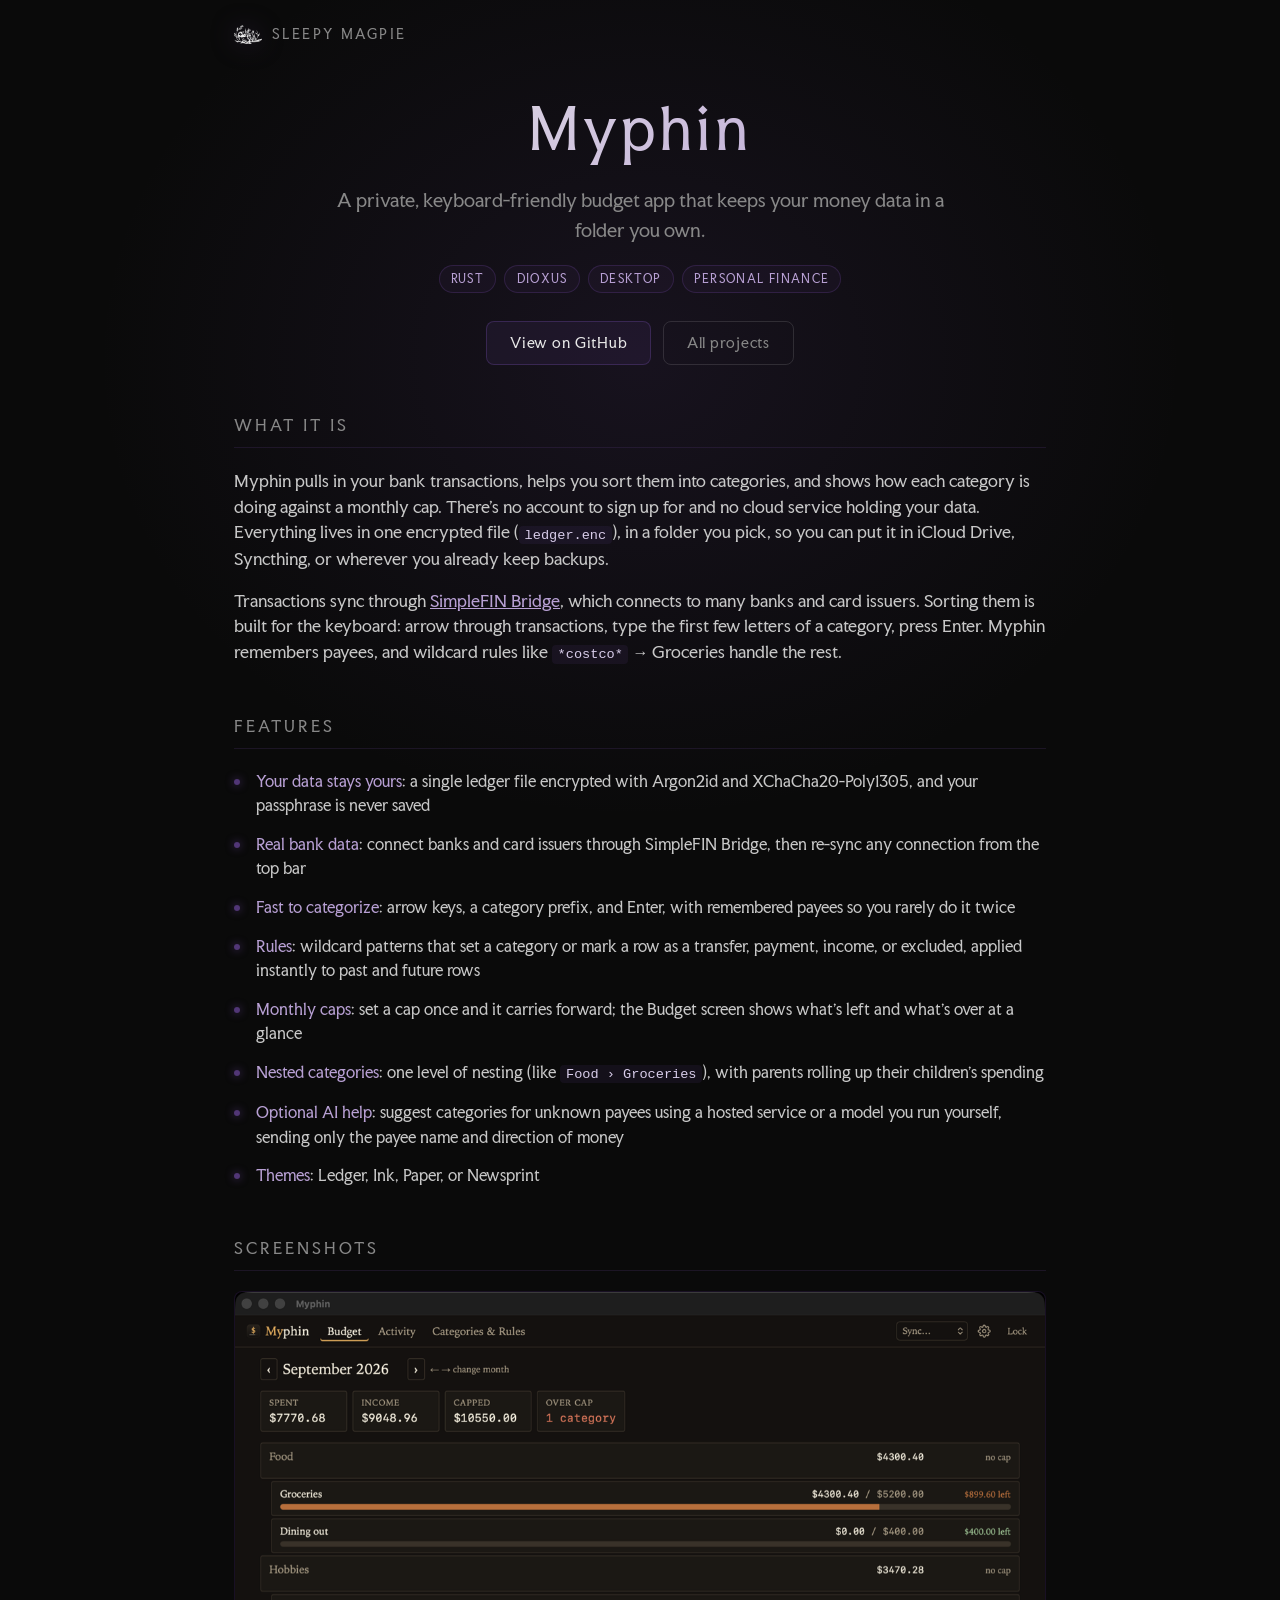
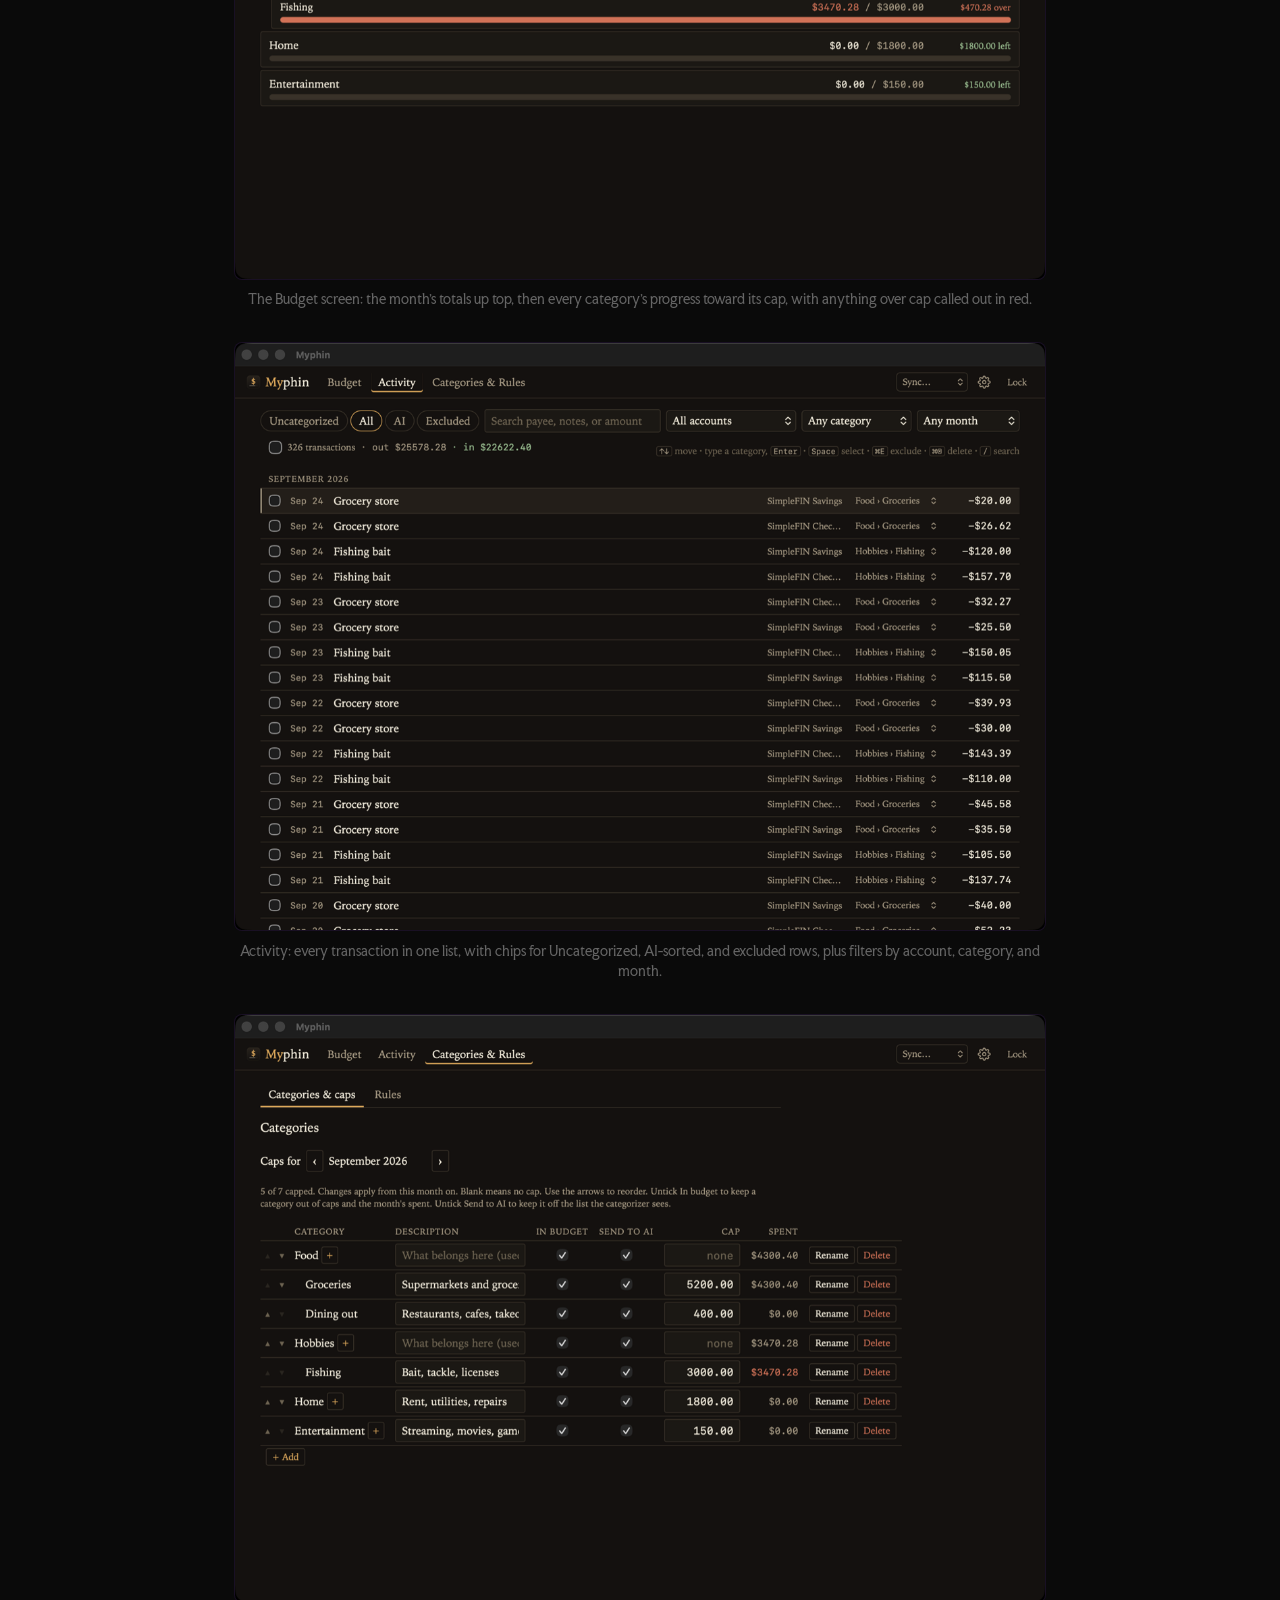
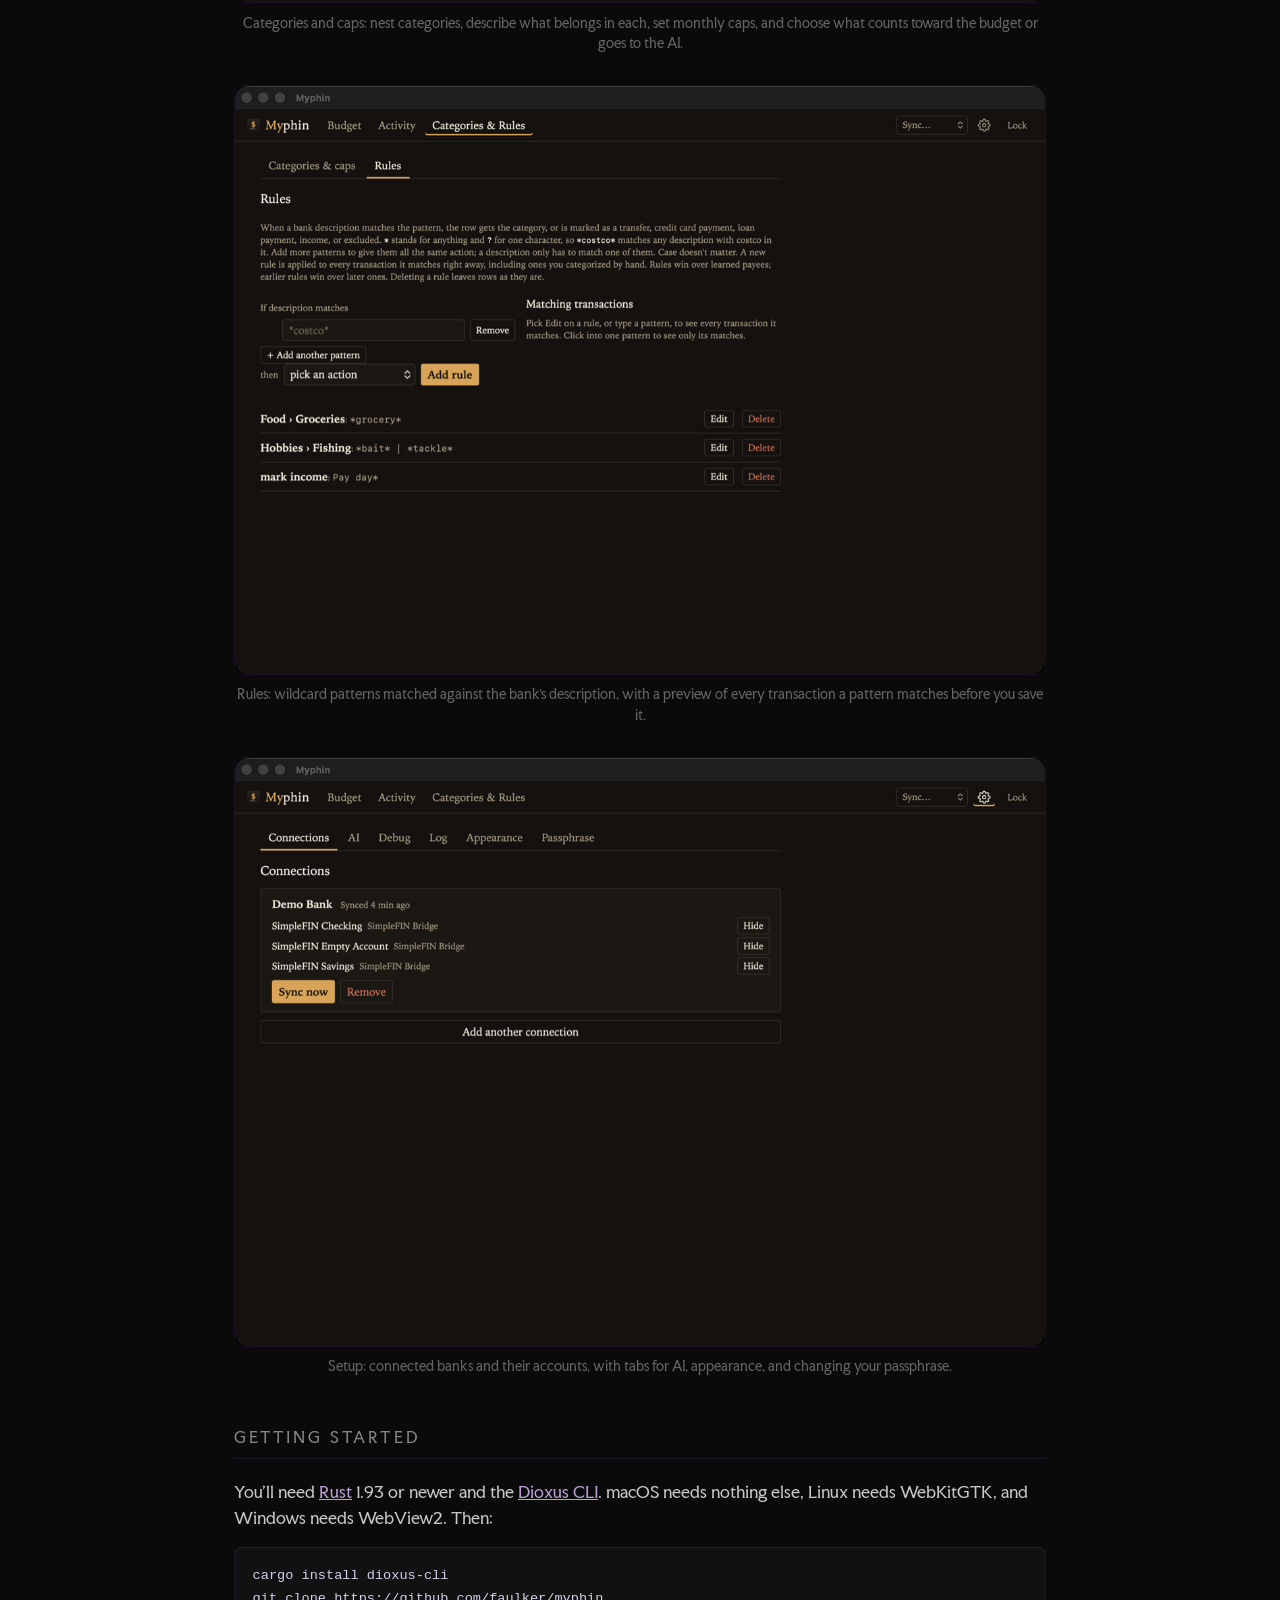
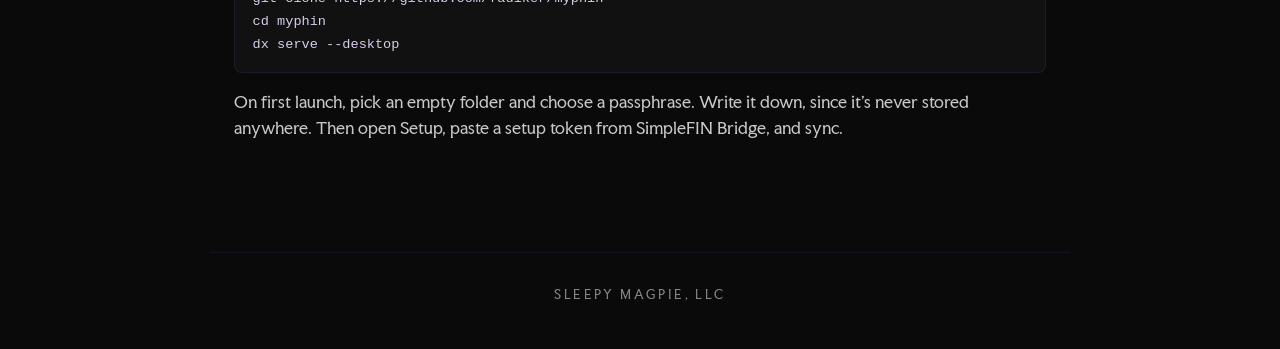
<file: tools/myphin.html>
<!DOCTYPE html>
<html lang="en">
<head>
  <meta charset="UTF-8">
  <meta name="viewport" content="width=device-width, initial-scale=1.0">
  <title>Myphin · Sleepy Magpie, LLC</title>
  <meta name="description" content="A private, keyboard-friendly budget app that keeps your money data in an encrypted file, in a folder you own.">
  <meta property="og:title" content="Myphin · Sleepy Magpie, LLC">
  <meta property="og:description" content="A private, keyboard-friendly budget app that keeps your money data in an encrypted file, in a folder you own.">
  <meta property="og:type" content="website">
  <meta property="og:url" content="https://sleepymagpie.com/tools/myphin.html">
  <link rel="stylesheet" href="../styles.css">
</head>
<body>
  <header class="site-header">
    <a href="../index.html"><img src="../logo.png" alt="Sleepy Magpie logo">Sleepy Magpie</a>
  </header>

  <main class="tool-page">
    <div class="tool-hero">
      <h1>Myphin</h1>
      <p class="tool-tagline">A private, keyboard-friendly budget app that keeps your money data in a folder you own.</p>
      <div class="tool-tags">
        <span class="tag">Rust</span>
        <span class="tag">Dioxus</span>
        <span class="tag">Desktop</span>
        <span class="tag">Personal finance</span>
      </div>
      <div class="tool-links">
        <a class="btn" href="https://github.com/faulker/myphin" target="_blank" rel="noopener noreferrer">View on GitHub</a>
        <a class="btn btn-ghost" href="../index.html">All projects</a>
      </div>
    </div>

    <section class="tool-section">
      <h2>What it is</h2>
      <p>Myphin pulls in your bank transactions, helps you sort them into categories, and shows how each category is doing against a monthly cap. There's no account to sign up for and no cloud service holding your data. Everything lives in one encrypted file (<code>ledger.enc</code>), in a folder you pick, so you can put it in iCloud Drive, Syncthing, or wherever you already keep backups.</p>
      <p>Transactions sync through <a href="https://bridge.simplefin.org/" target="_blank" rel="noopener noreferrer">SimpleFIN Bridge</a>, which connects to many banks and card issuers. Sorting them is built for the keyboard: arrow through transactions, type the first few letters of a category, press Enter. Myphin remembers payees, and wildcard rules like <code>*costco*</code> → Groceries handle the rest.</p>
    </section>

    <section class="tool-section">
      <h2>Features</h2>
      <ul class="feature-list">
        <li><strong>Your data stays yours</strong>: a single ledger file encrypted with Argon2id and XChaCha20-Poly1305, and your passphrase is never saved</li>
        <li><strong>Real bank data</strong>: connect banks and card issuers through SimpleFIN Bridge, then re-sync any connection from the top bar</li>
        <li><strong>Fast to categorize</strong>: arrow keys, a category prefix, and Enter, with remembered payees so you rarely do it twice</li>
        <li><strong>Rules</strong>: wildcard patterns that set a category or mark a row as a transfer, payment, income, or excluded, applied instantly to past and future rows</li>
        <li><strong>Monthly caps</strong>: set a cap once and it carries forward; the Budget screen shows what's left and what's over at a glance</li>
        <li><strong>Nested categories</strong>: one level of nesting (like <code>Food › Groceries</code>), with parents rolling up their children's spending</li>
        <li><strong>Optional AI help</strong>: suggest categories for unknown payees using a hosted service or a model you run yourself, sending only the payee name and direction of money</li>
        <li><strong>Themes</strong>: Ledger, Ink, Paper, or Newsprint</li>
      </ul>
    </section>

    <section class="tool-section">
      <h2>Screenshots</h2>
      <div class="shots">
        <figure class="shot">
          <img src="../assets/myphin/budget.png" alt="The Myphin Budget screen showing the month's spent, income, and capped totals above category progress bars" loading="lazy">
          <figcaption>The Budget screen: the month's totals up top, then every category's progress toward its cap, with anything over cap called out in red.</figcaption>
        </figure>
        <figure class="shot">
          <img src="../assets/myphin/activity.png" alt="The Myphin Activity screen listing transactions with their account, category, and amount" loading="lazy">
          <figcaption>Activity: every transaction in one list, with chips for Uncategorized, AI-sorted, and excluded rows, plus filters by account, category, and month.</figcaption>
        </figure>
        <figure class="shot">
          <img src="../assets/myphin/categories.png" alt="The Myphin Categories and caps screen with descriptions, budget and AI toggles, and cap amounts" loading="lazy">
          <figcaption>Categories and caps: nest categories, describe what belongs in each, set monthly caps, and choose what counts toward the budget or goes to the AI.</figcaption>
        </figure>
        <figure class="shot">
          <img src="../assets/myphin/rules.png" alt="The Myphin Rules screen with wildcard patterns and the action each one applies" loading="lazy">
          <figcaption>Rules: wildcard patterns matched against the bank's description, with a preview of every transaction a pattern matches before you save it.</figcaption>
        </figure>
        <figure class="shot">
          <img src="../assets/myphin/setup.png" alt="The Myphin Setup screen showing a connected bank and its accounts" loading="lazy">
          <figcaption>Setup: connected banks and their accounts, with tabs for AI, appearance, and changing your passphrase.</figcaption>
        </figure>
      </div>
    </section>

    <section class="tool-section">
      <h2>Getting started</h2>
      <p>You'll need <a href="https://rustup.rs/" target="_blank" rel="noopener noreferrer">Rust</a> 1.93 or newer and the <a href="https://dioxuslabs.com/learn/0.7/getting_started/" target="_blank" rel="noopener noreferrer">Dioxus CLI</a>. macOS needs nothing else, Linux needs WebKitGTK, and Windows needs WebView2. Then:</p>
      <pre><code>cargo install dioxus-cli
git clone https://github.com/faulker/myphin
cd myphin
dx serve --desktop</code></pre>
      <p>On first launch, pick an empty folder and choose a passphrase. Write it down, since it's never stored anywhere. Then open Setup, paste a setup token from SimpleFIN Bridge, and sync.</p>
    </section>
  </main>

  <footer class="site-footer">
    <a href="../index.html">Sleepy Magpie, LLC</a>
  </footer>
</body>
</html>
</file>
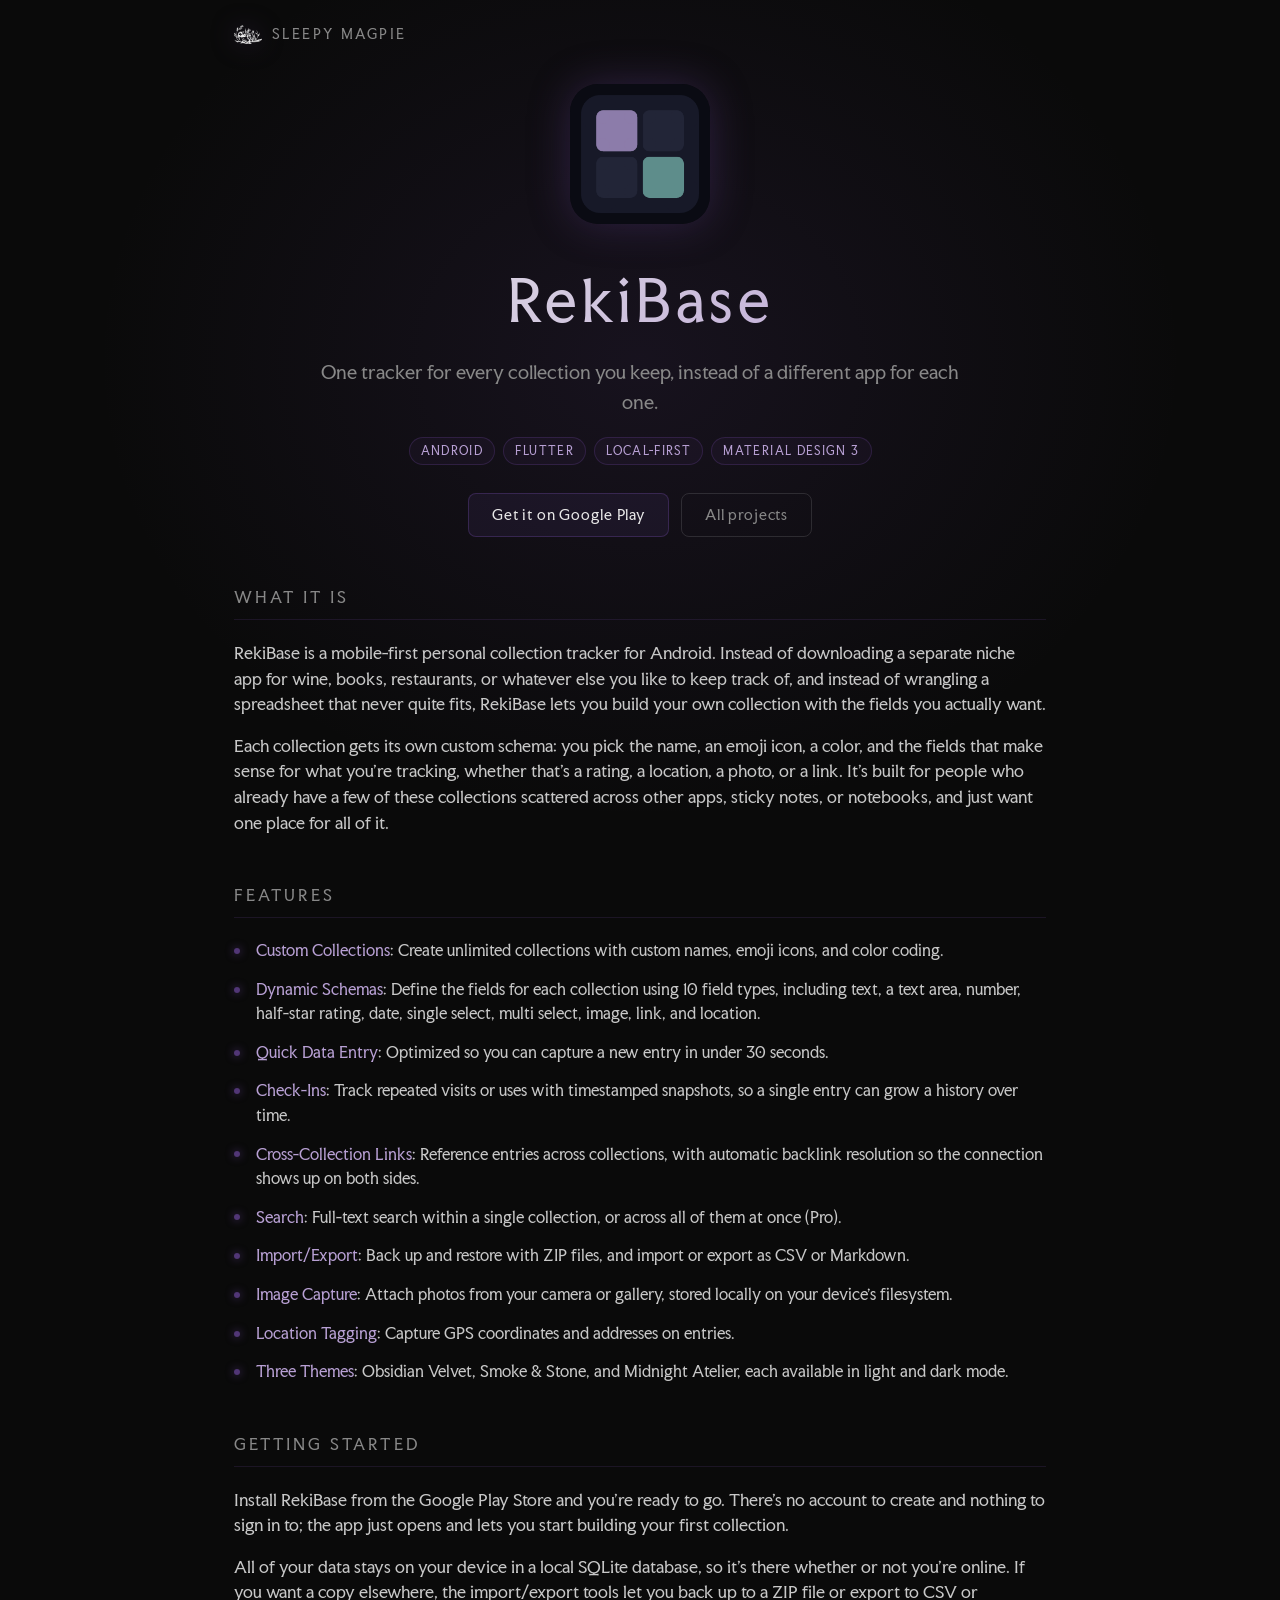
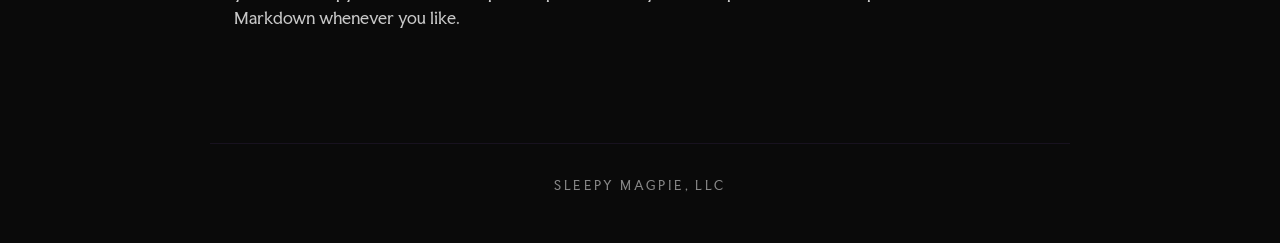
<file: tools/rekibase.html>
<!DOCTYPE html>
<html lang="en">
<head>
  <meta charset="UTF-8">
  <meta name="viewport" content="width=device-width, initial-scale=1.0">
  <title>RekiBase · Sleepy Magpie, LLC</title>
  <meta name="description" content="RekiBase is a mobile-first Android app for cataloging any kind of personal collection, wine, books, restaurants, or anything else, with your own custom fields.">
  <meta property="og:title" content="RekiBase · Sleepy Magpie, LLC">
  <meta property="og:description" content="RekiBase is a mobile-first Android app for cataloging any kind of personal collection, wine, books, restaurants, or anything else, with your own custom fields.">
  <meta property="og:type" content="website">
  <meta property="og:url" content="https://sleepymagpie.com/tools/rekibase.html">
  <link rel="stylesheet" href="../styles.css">
</head>
<body>
  <header class="site-header">
    <a href="../index.html"><img src="../logo.png" alt="Sleepy Magpie logo">Sleepy Magpie</a>
  </header>

  <main class="tool-page">
    <div class="tool-hero">
      <img class="app-icon" src="../assets/rekibase/app-icon.png" alt="RekiBase app icon">
      <h1>RekiBase</h1>
      <p class="tool-tagline">One tracker for every collection you keep, instead of a different app for each one.</p>
      <div class="tool-tags">
        <span class="tag">Android</span>
        <span class="tag">Flutter</span>
        <span class="tag">Local-first</span>
        <span class="tag">Material Design 3</span>
      </div>
      <div class="tool-links">
        <a class="btn" href="https://play.google.com/store/apps/details?id=com.sane.rekibase" target="_blank" rel="noopener noreferrer">Get it on Google Play</a>
        <a class="btn btn-ghost" href="../index.html">All projects</a>
      </div>
    </div>

    <section class="tool-section">
      <h2>What it is</h2>
      <p>RekiBase is a mobile-first personal collection tracker for Android. Instead of downloading a separate niche app for wine, books, restaurants, or whatever else you like to keep track of, and instead of wrangling a spreadsheet that never quite fits, RekiBase lets you build your own collection with the fields you actually want.</p>
      <p>Each collection gets its own custom schema: you pick the name, an emoji icon, a color, and the fields that make sense for what you're tracking, whether that's a rating, a location, a photo, or a link. It's built for people who already have a few of these collections scattered across other apps, sticky notes, or notebooks, and just want one place for all of it.</p>
    </section>

    <section class="tool-section">
      <h2>Features</h2>
      <ul class="feature-list">
        <li><strong>Custom Collections</strong>: Create unlimited collections with custom names, emoji icons, and color coding.</li>
        <li><strong>Dynamic Schemas</strong>: Define the fields for each collection using 10 field types, including text, a text area, number, half-star rating, date, single select, multi select, image, link, and location.</li>
        <li><strong>Quick Data Entry</strong>: Optimized so you can capture a new entry in under 30 seconds.</li>
        <li><strong>Check-Ins</strong>: Track repeated visits or uses with timestamped snapshots, so a single entry can grow a history over time.</li>
        <li><strong>Cross-Collection Links</strong>: Reference entries across collections, with automatic backlink resolution so the connection shows up on both sides.</li>
        <li><strong>Search</strong>: Full-text search within a single collection, or across all of them at once (Pro).</li>
        <li><strong>Import/Export</strong>: Back up and restore with ZIP files, and import or export as CSV or Markdown.</li>
        <li><strong>Image Capture</strong>: Attach photos from your camera or gallery, stored locally on your device's filesystem.</li>
        <li><strong>Location Tagging</strong>: Capture GPS coordinates and addresses on entries.</li>
        <li><strong>Three Themes</strong>: Obsidian Velvet, Smoke &amp; Stone, and Midnight Atelier, each available in light and dark mode.</li>
      </ul>
    </section>

    <section class="tool-section">
      <h2>Getting started</h2>
      <p>Install RekiBase from the Google Play Store and you're ready to go. There's no account to create and nothing to sign in to; the app just opens and lets you start building your first collection.</p>
      <p>All of your data stays on your device in a local SQLite database, so it's there whether or not you're online. If you want a copy elsewhere, the import/export tools let you back up to a ZIP file or export to CSV or Markdown whenever you like.</p>
    </section>
  </main>

  <footer class="site-footer">
    <a href="../index.html">Sleepy Magpie, LLC</a>
  </footer>
</body>
</html>
</file>
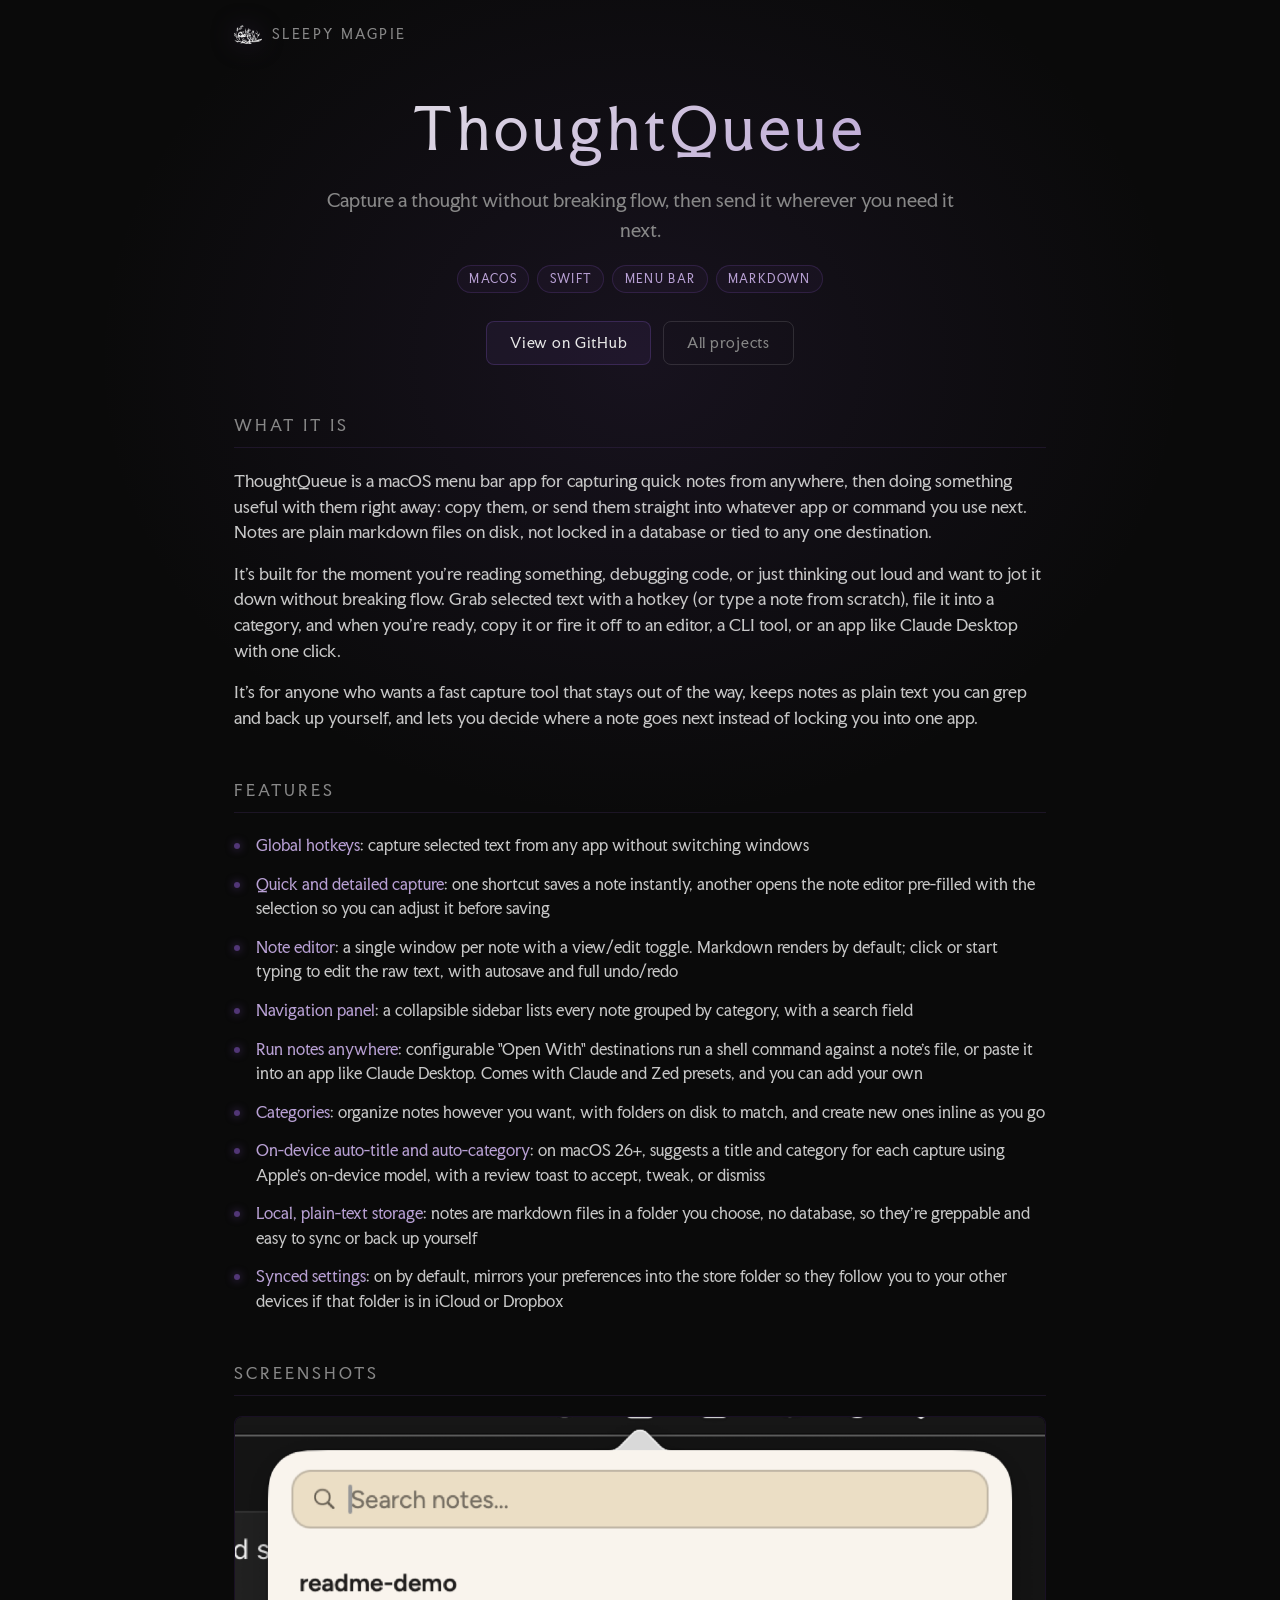
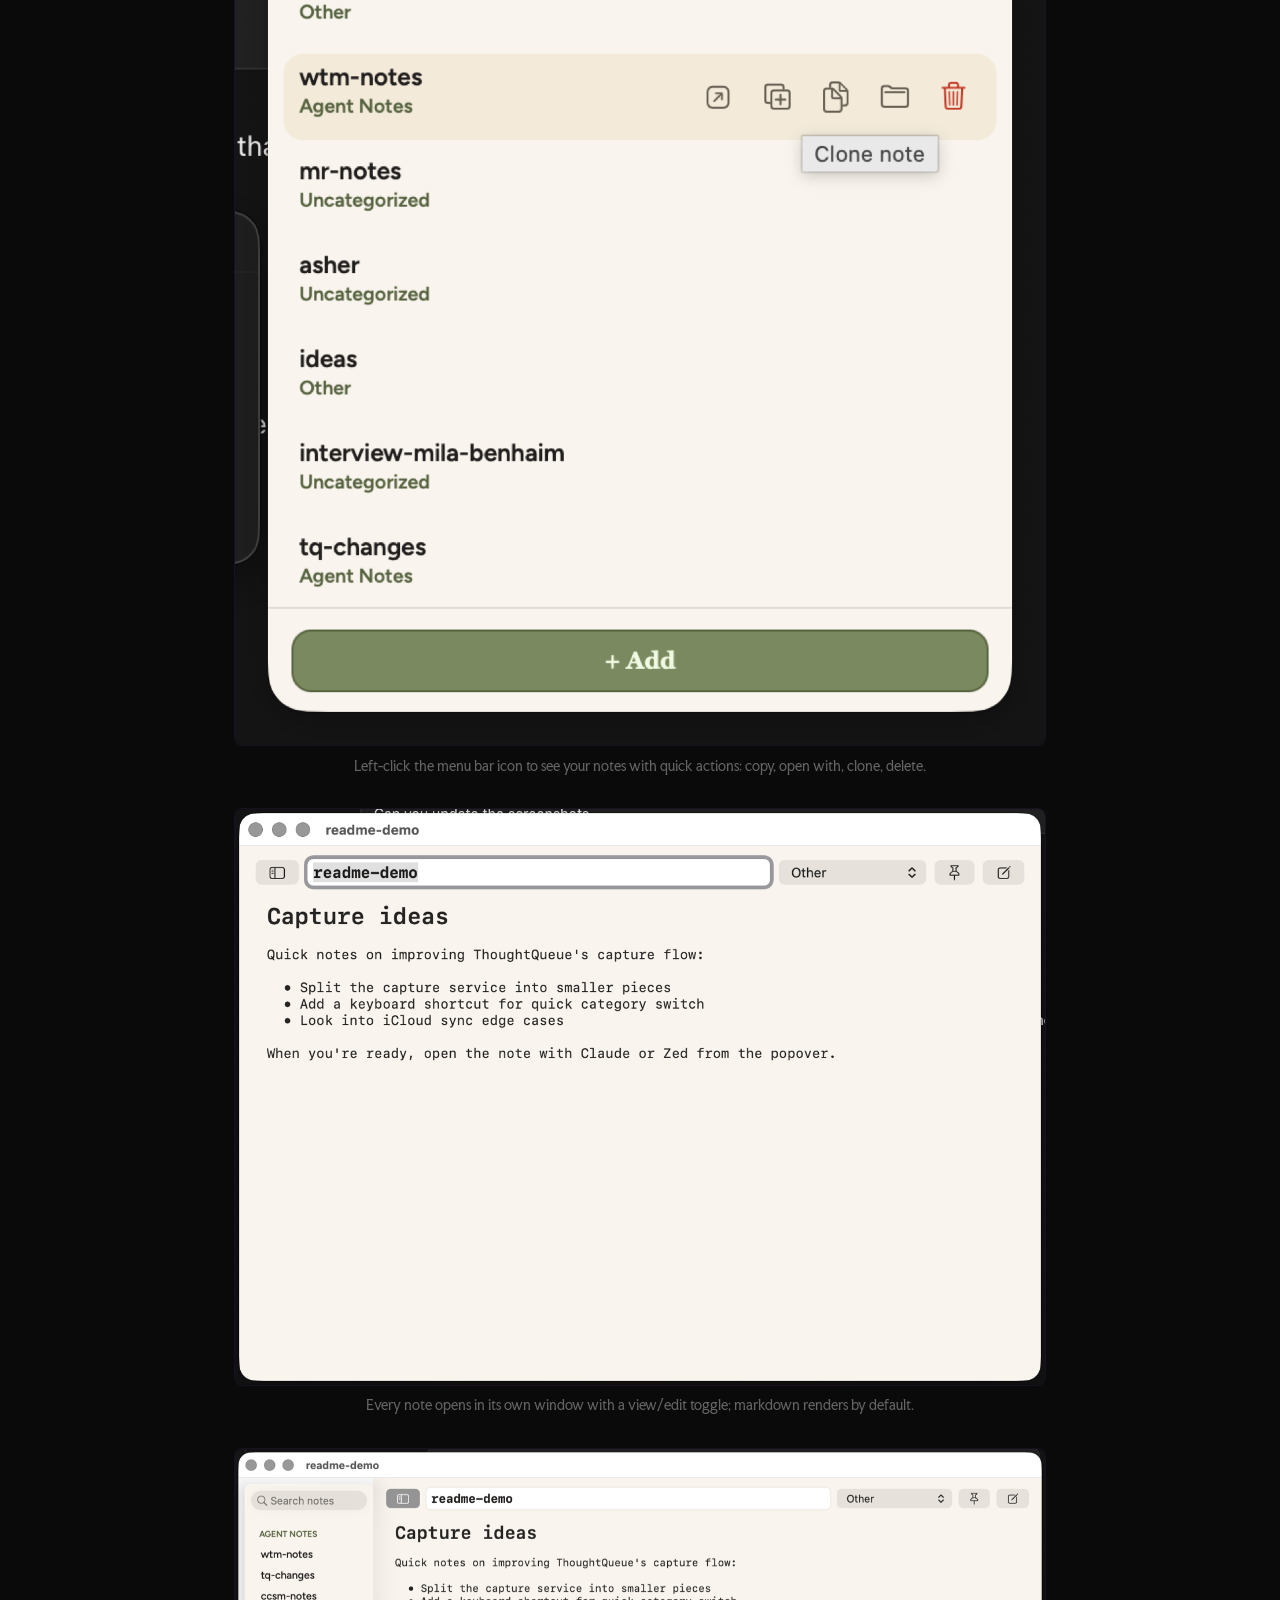
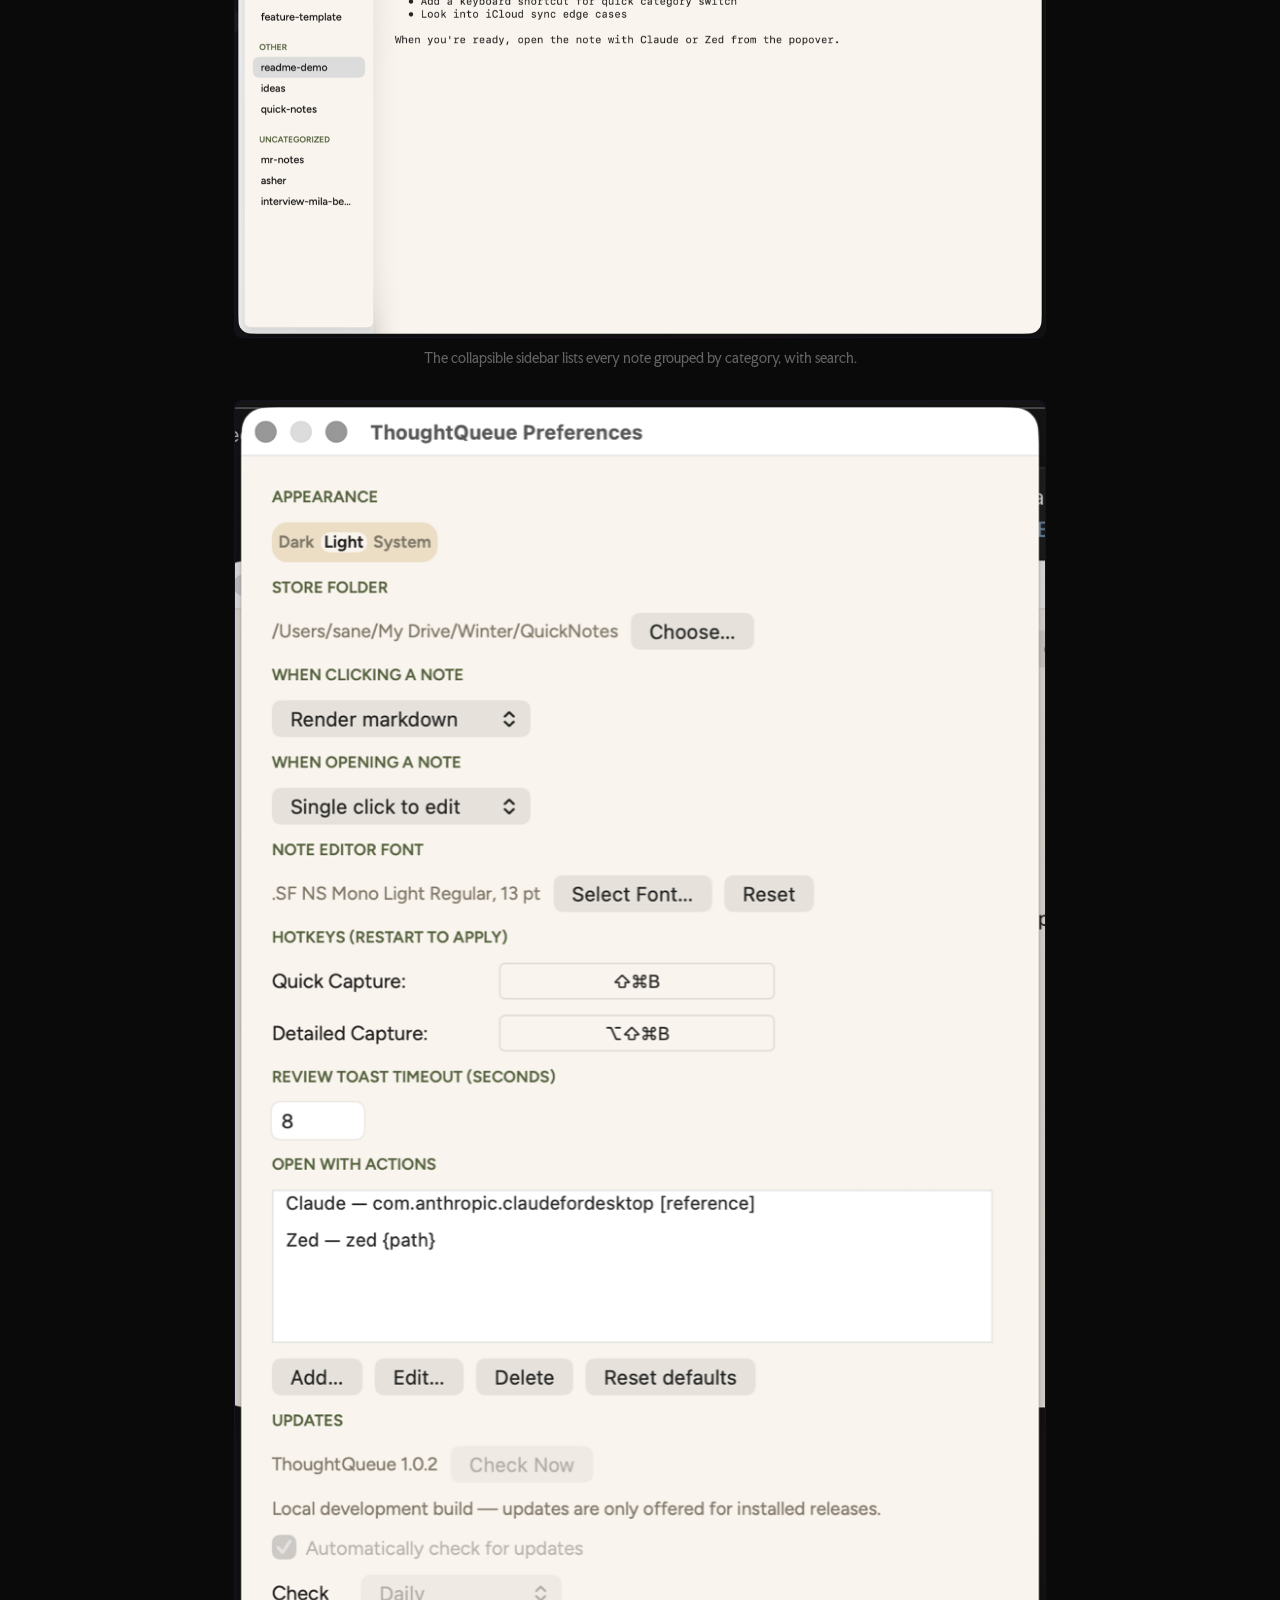
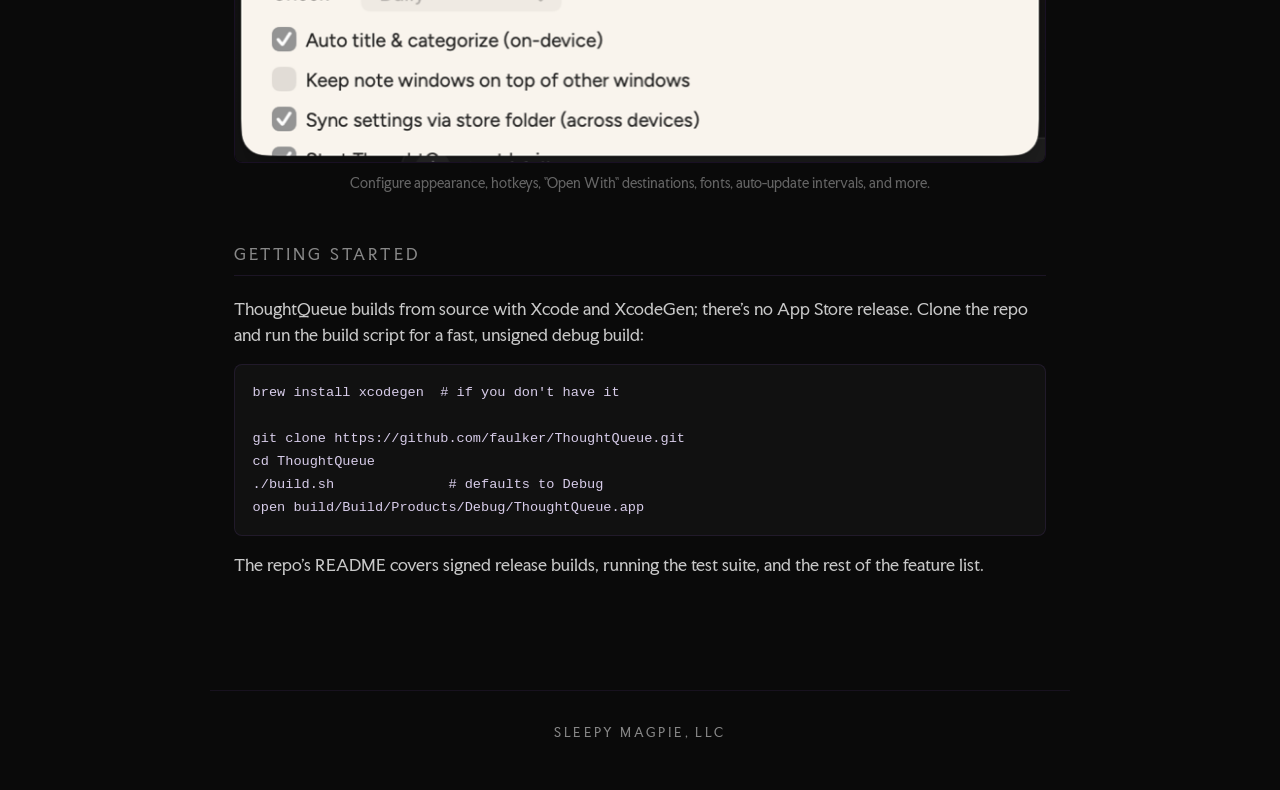
<file: tools/thoughtqueue.html>
<!DOCTYPE html>
<html lang="en">
<head>
  <meta charset="UTF-8">
  <meta name="viewport" content="width=device-width, initial-scale=1.0">
  <title>ThoughtQueue · Sleepy Magpie, LLC</title>
  <meta name="description" content="A macOS menu bar app for capturing quick notes from anywhere and sending them wherever you need them next.">
  <meta property="og:title" content="ThoughtQueue · Sleepy Magpie, LLC">
  <meta property="og:description" content="A macOS menu bar app for capturing quick notes from anywhere and sending them wherever you need them next.">
  <meta property="og:type" content="website">
  <meta property="og:url" content="https://sleepymagpie.com/tools/thoughtqueue.html">
  <link rel="stylesheet" href="../styles.css">
</head>
<body>
  <header class="site-header">
    <a href="../index.html"><img src="../logo.png" alt="Sleepy Magpie logo">Sleepy Magpie</a>
  </header>

  <main class="tool-page">
    <div class="tool-hero">
      <h1>ThoughtQueue</h1>
      <p class="tool-tagline">Capture a thought without breaking flow, then send it wherever you need it next.</p>
      <div class="tool-tags">
        <span class="tag">macOS</span>
        <span class="tag">Swift</span>
        <span class="tag">Menu bar</span>
        <span class="tag">Markdown</span>
      </div>
      <div class="tool-links">
        <a class="btn" href="https://github.com/faulker/ThoughtQueue" target="_blank" rel="noopener noreferrer">View on GitHub</a>
        <a class="btn btn-ghost" href="../index.html">All projects</a>
      </div>
    </div>

    <section class="tool-section">
      <h2>What it is</h2>
      <p>ThoughtQueue is a macOS menu bar app for capturing quick notes from anywhere, then doing something useful with them right away: copy them, or send them straight into whatever app or command you use next. Notes are plain markdown files on disk, not locked in a database or tied to any one destination.</p>
      <p>It's built for the moment you're reading something, debugging code, or just thinking out loud and want to jot it down without breaking flow. Grab selected text with a hotkey (or type a note from scratch), file it into a category, and when you're ready, copy it or fire it off to an editor, a CLI tool, or an app like Claude Desktop with one click.</p>
      <p>It's for anyone who wants a fast capture tool that stays out of the way, keeps notes as plain text you can grep and back up yourself, and lets you decide where a note goes next instead of locking you into one app.</p>
    </section>

    <section class="tool-section">
      <h2>Features</h2>
      <ul class="feature-list">
        <li><strong>Global hotkeys</strong>: capture selected text from any app without switching windows</li>
        <li><strong>Quick and detailed capture</strong>: one shortcut saves a note instantly, another opens the note editor pre-filled with the selection so you can adjust it before saving</li>
        <li><strong>Note editor</strong>: a single window per note with a view/edit toggle. Markdown renders by default; click or start typing to edit the raw text, with autosave and full undo/redo</li>
        <li><strong>Navigation panel</strong>: a collapsible sidebar lists every note grouped by category, with a search field</li>
        <li><strong>Run notes anywhere</strong>: configurable "Open With" destinations run a shell command against a note's file, or paste it into an app like Claude Desktop. Comes with Claude and Zed presets, and you can add your own</li>
        <li><strong>Categories</strong>: organize notes however you want, with folders on disk to match, and create new ones inline as you go</li>
        <li><strong>On-device auto-title and auto-category</strong>: on macOS 26+, suggests a title and category for each capture using Apple's on-device model, with a review toast to accept, tweak, or dismiss</li>
        <li><strong>Local, plain-text storage</strong>: notes are markdown files in a folder you choose, no database, so they're greppable and easy to sync or back up yourself</li>
        <li><strong>Synced settings</strong>: on by default, mirrors your preferences into the store folder so they follow you to your other devices if that folder is in iCloud or Dropbox</li>
      </ul>
    </section>

    <section class="tool-section">
      <h2>Screenshots</h2>
      <div class="shots">
        <figure class="shot">
          <img src="../assets/thoughtqueue/popover.png" alt="Menu bar popover showing notes list" loading="lazy">
          <figcaption>Left-click the menu bar icon to see your notes with quick actions: copy, open with, clone, delete.</figcaption>
        </figure>
        <figure class="shot">
          <img src="../assets/thoughtqueue/note-editor.png" alt="Note editor showing rendered markdown" loading="lazy">
          <figcaption>Every note opens in its own window with a view/edit toggle; markdown renders by default.</figcaption>
        </figure>
        <figure class="shot">
          <img src="../assets/thoughtqueue/sidebar.png" alt="Note window with the navigation sidebar open" loading="lazy">
          <figcaption>The collapsible sidebar lists every note grouped by category, with search.</figcaption>
        </figure>
        <figure class="shot">
          <img src="../assets/thoughtqueue/preferences.png" alt="Preferences window" loading="lazy">
          <figcaption>Configure appearance, hotkeys, "Open With" destinations, fonts, auto-update intervals, and more.</figcaption>
        </figure>
      </div>
    </section>

    <section class="tool-section">
      <h2>Getting started</h2>
      <p>ThoughtQueue builds from source with Xcode and XcodeGen; there's no App Store release. Clone the repo and run the build script for a fast, unsigned debug build:</p>
      <pre><code>brew install xcodegen  # if you don't have it

git clone https://github.com/faulker/ThoughtQueue.git
cd ThoughtQueue
./build.sh              # defaults to Debug
open build/Build/Products/Debug/ThoughtQueue.app</code></pre>
      <p>The repo's README covers signed release builds, running the test suite, and the rest of the feature list.</p>
    </section>
  </main>

  <footer class="site-footer">
    <a href="../index.html">Sleepy Magpie, LLC</a>
  </footer>
</body>
</html>
</file>
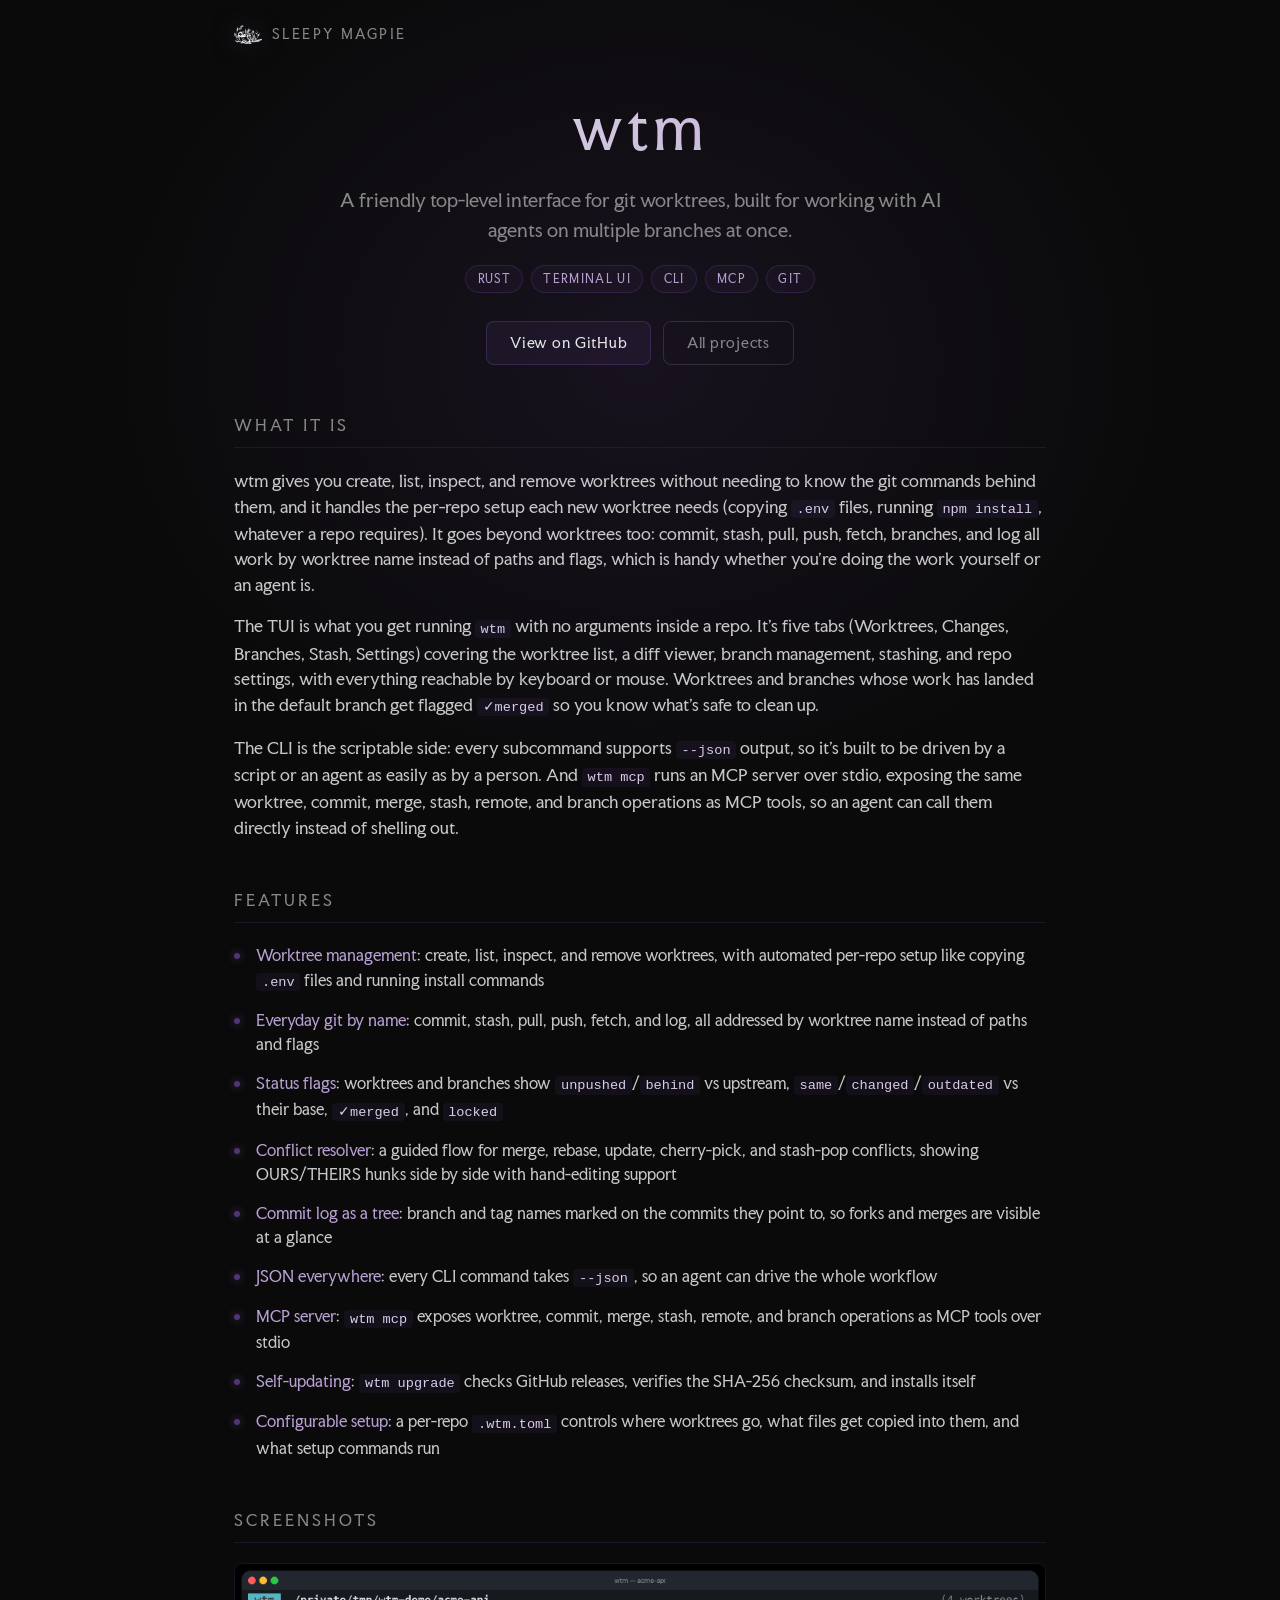
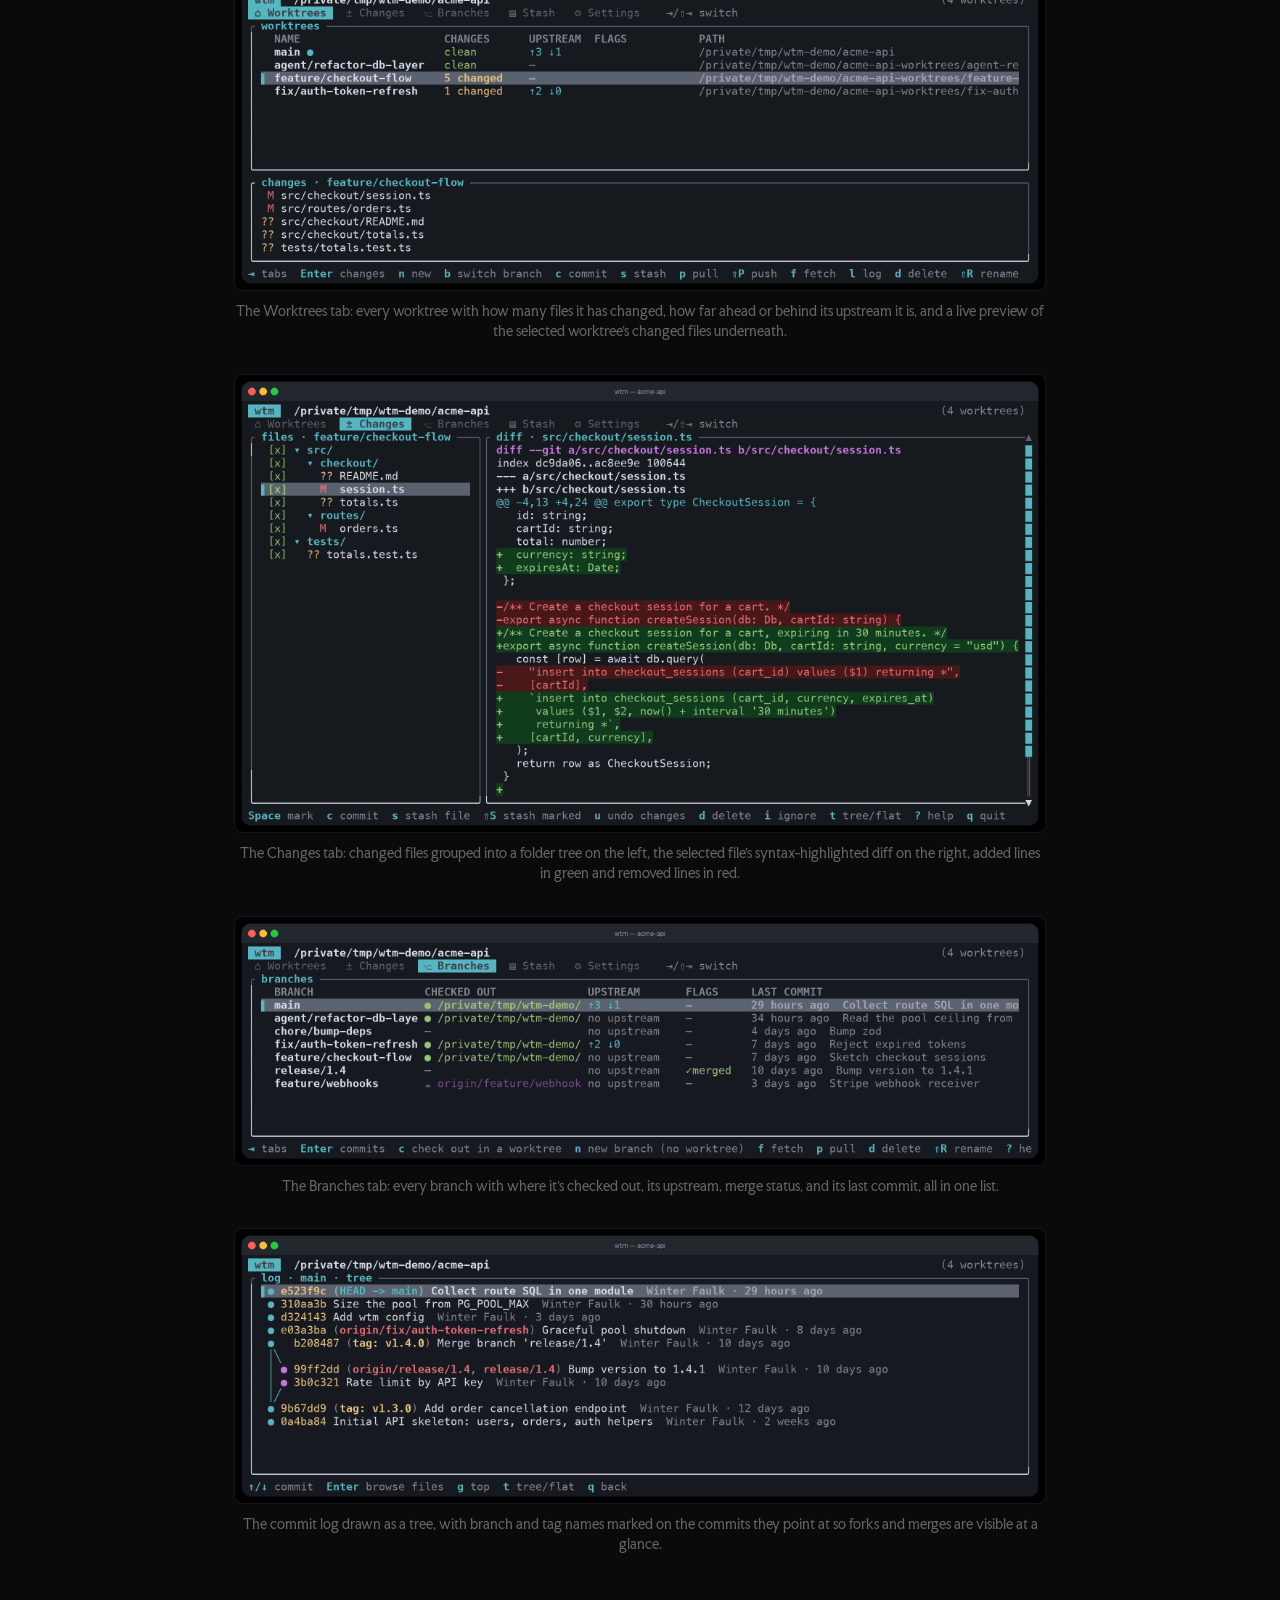
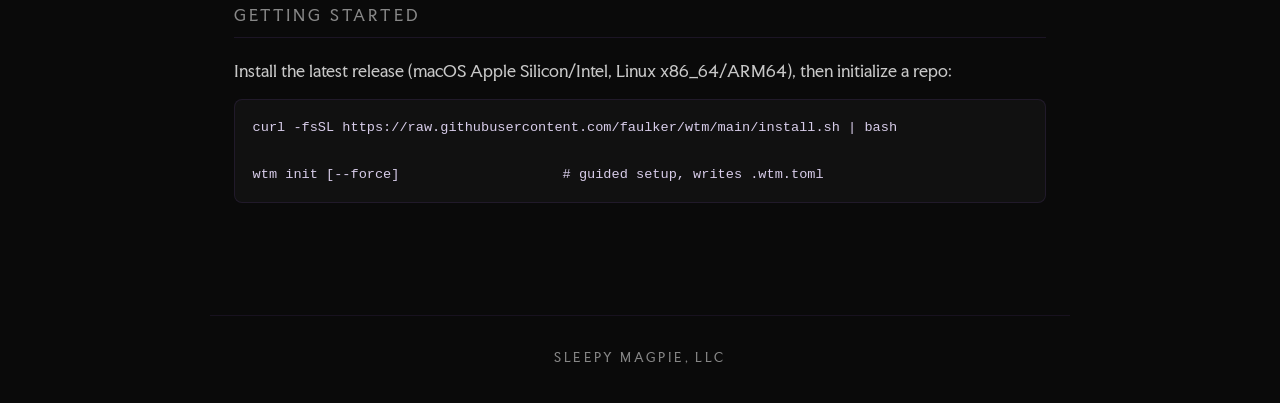
<file: tools/wtm.html>
<!DOCTYPE html>
<html lang="en">
<head>
  <meta charset="UTF-8">
  <meta name="viewport" content="width=device-width, initial-scale=1.0">
  <title>wtm · Sleepy Magpie, LLC</title>
  <meta name="description" content="A terminal UI, CLI, and MCP server for managing git worktrees and everyday git, built for working with AI agents across multiple branches at once.">
  <meta property="og:title" content="wtm · Sleepy Magpie, LLC">
  <meta property="og:description" content="A terminal UI, CLI, and MCP server for managing git worktrees and everyday git, built for working with AI agents across multiple branches at once.">
  <meta property="og:type" content="website">
  <meta property="og:url" content="https://sleepymagpie.com/tools/wtm.html">
  <link rel="stylesheet" href="../styles.css">
</head>
<body>
  <header class="site-header">
    <a href="../index.html"><img src="../logo.png" alt="Sleepy Magpie logo">Sleepy Magpie</a>
  </header>

  <main class="tool-page">
    <div class="tool-hero">
      <h1>wtm</h1>
      <p class="tool-tagline">A friendly top-level interface for git worktrees, built for working with AI agents on multiple branches at once.</p>
      <div class="tool-tags">
        <span class="tag">Rust</span>
        <span class="tag">Terminal UI</span>
        <span class="tag">CLI</span>
        <span class="tag">MCP</span>
        <span class="tag">Git</span>
      </div>
      <div class="tool-links">
        <a class="btn" href="https://github.com/faulker/wtm" target="_blank" rel="noopener noreferrer">View on GitHub</a>
        <a class="btn btn-ghost" href="../index.html">All projects</a>
      </div>
    </div>

    <section class="tool-section">
      <h2>What it is</h2>
      <p>wtm gives you create, list, inspect, and remove worktrees without needing to know the git commands behind them, and it handles the per-repo setup each new worktree needs (copying <code>.env</code> files, running <code>npm install</code>, whatever a repo requires). It goes beyond worktrees too: commit, stash, pull, push, fetch, branches, and log all work by worktree name instead of paths and flags, which is handy whether you're doing the work yourself or an agent is.</p>
      <p>The TUI is what you get running <code>wtm</code> with no arguments inside a repo. It's five tabs (Worktrees, Changes, Branches, Stash, Settings) covering the worktree list, a diff viewer, branch management, stashing, and repo settings, with everything reachable by keyboard or mouse. Worktrees and branches whose work has landed in the default branch get flagged <code>✓merged</code> so you know what's safe to clean up.</p>
      <p>The CLI is the scriptable side: every subcommand supports <code>--json</code> output, so it's built to be driven by a script or an agent as easily as by a person. And <code>wtm mcp</code> runs an MCP server over stdio, exposing the same worktree, commit, merge, stash, remote, and branch operations as MCP tools, so an agent can call them directly instead of shelling out.</p>
    </section>

    <section class="tool-section">
      <h2>Features</h2>
      <ul class="feature-list">
        <li><strong>Worktree management</strong>: create, list, inspect, and remove worktrees, with automated per-repo setup like copying <code>.env</code> files and running install commands</li>
        <li><strong>Everyday git by name</strong>: commit, stash, pull, push, fetch, and log, all addressed by worktree name instead of paths and flags</li>
        <li><strong>Status flags</strong>: worktrees and branches show <code>unpushed</code>/<code>behind</code> vs upstream, <code>same</code>/<code>changed</code>/<code>outdated</code> vs their base, <code>✓merged</code>, and <code>locked</code></li>
        <li><strong>Conflict resolver</strong>: a guided flow for merge, rebase, update, cherry-pick, and stash-pop conflicts, showing OURS/THEIRS hunks side by side with hand-editing support</li>
        <li><strong>Commit log as a tree</strong>: branch and tag names marked on the commits they point to, so forks and merges are visible at a glance</li>
        <li><strong>JSON everywhere</strong>: every CLI command takes <code>--json</code>, so an agent can drive the whole workflow</li>
        <li><strong>MCP server</strong>: <code>wtm mcp</code> exposes worktree, commit, merge, stash, remote, and branch operations as MCP tools over stdio</li>
        <li><strong>Self-updating</strong>: <code>wtm upgrade</code> checks GitHub releases, verifies the SHA-256 checksum, and installs itself</li>
        <li><strong>Configurable setup</strong>: a per-repo <code>.wtm.toml</code> controls where worktrees go, what files get copied into them, and what setup commands run</li>
      </ul>
    </section>

    <section class="tool-section">
      <h2>Screenshots</h2>
      <div class="shots">
        <figure class="shot">
          <img src="../assets/wtm/tui-worktrees.png" alt="The wtm Worktrees tab showing a table of worktrees with change counts and ahead/behind status, above a preview of the selected worktree's changed files" loading="lazy">
          <figcaption>The Worktrees tab: every worktree with how many files it has changed, how far ahead or behind its upstream it is, and a live preview of the selected worktree's changed files underneath.</figcaption>
        </figure>
        <figure class="shot">
          <img src="../assets/wtm/tui-changes.png" alt="The wtm Changes tab with a folder tree of changed files on the left and a syntax-highlighted diff on the right" loading="lazy">
          <figcaption>The Changes tab: changed files grouped into a folder tree on the left, the selected file's syntax-highlighted diff on the right, added lines in green and removed lines in red.</figcaption>
        </figure>
        <figure class="shot">
          <img src="../assets/wtm/tui-branches.png" alt="The wtm Branches tab listing local branches with where each is checked out, upstream tracking, and the last commit" loading="lazy">
          <figcaption>The Branches tab: every branch with where it's checked out, its upstream, merge status, and its last commit, all in one list.</figcaption>
        </figure>
        <figure class="shot">
          <img src="../assets/wtm/tui-log.png" alt="The wtm commit log drawn as a tree with branch and tag names on the commits they point to" loading="lazy">
          <figcaption>The commit log drawn as a tree, with branch and tag names marked on the commits they point at so forks and merges are visible at a glance.</figcaption>
        </figure>
      </div>
    </section>

    <section class="tool-section">
      <h2>Getting started</h2>
      <p>Install the latest release (macOS Apple Silicon/Intel, Linux x86_64/ARM64), then initialize a repo:</p>
      <pre><code>curl -fsSL https://raw.githubusercontent.com/faulker/wtm/main/install.sh | bash

wtm init [--force]                    # guided setup, writes .wtm.toml</code></pre>
    </section>
  </main>

  <footer class="site-footer">
    <a href="../index.html">Sleepy Magpie, LLC</a>
  </footer>
</body>
</html>
</file>
<file: styles.css>
/* Sleepy Magpie, LLC — shared theme for the home page and every tool page. */

@font-face {
  font-family: 'FacultyGlyphic';
  src: url('FacultyGlyphic-Regular.ttf') format('truetype');
  font-weight: normal;
  font-style: normal;
  font-display: swap;
}

:root {
  --bg: #0a0a0a;
  --text: #e8e8e8;
  --accent: #b8a0d4;
  --purple: 99, 65, 145;
  --muted: #888;
  --dim: #666;
}

*,
*::before,
*::after {
  margin: 0;
  padding: 0;
  box-sizing: border-box;
}

body {
  min-height: 100vh;
  display: flex;
  flex-direction: column;
  align-items: center;
  background: var(--bg);
  background-image: radial-gradient(ellipse at 50% 40%, rgba(var(--purple), 0.15) 0%, transparent 60%);
  background-attachment: fixed;
  color: var(--text);
  font-family: 'FacultyGlyphic', -apple-system, BlinkMacSystemFont, "Segoe UI", Roboto, Helvetica, Arial, sans-serif;
  line-height: 1.6;
}

/* The home page centers itself when it fits and scrolls normally when it does not.
   Auto margins are used instead of justify-content so tall content is never clipped. */
body.home .container {
  margin-top: auto;
  padding-top: 3rem;
}

body.home .repos {
  margin-bottom: auto;
}

a {
  color: var(--accent);
}

/* ---------- Home hero ---------- */

.container {
  text-align: center;
  animation: fadeSlideUp 1.2s ease-out both;
}

.logo {
  width: 280px;
  height: auto;
  margin: 0 auto 2rem;
  animation: float 4s ease-in-out infinite;
  filter: invert(1) drop-shadow(0 0 40px rgba(var(--purple), 0.4));
}

h1 {
  font-size: clamp(2rem, 6vw, 3.5rem);
  font-weight: 300;
  letter-spacing: 0.08em;
  margin-bottom: 0.5rem;
  background: linear-gradient(135deg, #e8e8e8 0%, #b8a0d4 50%, #e8e8e8 100%);
  background-size: 200% auto;
  -webkit-background-clip: text;
  background-clip: text;
  -webkit-text-fill-color: transparent;
  animation: shimmer 6s ease-in-out infinite;
}

.divider {
  width: 60px;
  height: 1px;
  margin: 1.5rem auto 1rem;
  background: linear-gradient(90deg, transparent, rgba(var(--purple), 0.5), transparent);
}

.llc {
  font-size: clamp(0.75rem, 2vw, 1rem);
  font-weight: 400;
  letter-spacing: 0.3em;
  text-transform: uppercase;
  color: var(--dim);
}

@keyframes fadeSlideUp {
  from {
    opacity: 0;
    transform: translateY(30px);
  }
  to {
    opacity: 1;
    transform: translateY(0);
  }
}

@keyframes shimmer {
  0%, 100% {
    background-position: 0% center;
  }
  50% {
    background-position: 200% center;
  }
}

@keyframes float {
  0%, 100% {
    transform: translateY(0);
  }
  50% {
    transform: translateY(-10px);
  }
}

/* ---------- Project list (home) ---------- */

.repos {
  width: 100%;
  max-width: 720px;
  padding: 3rem 1.5rem 2rem;
  animation: fadeSlideUp 1.2s ease-out 0.4s both;
}

.repos h2 {
  font-size: clamp(1rem, 3vw, 1.25rem);
  font-weight: 300;
  letter-spacing: 0.15em;
  text-transform: uppercase;
  color: var(--muted);
  margin-bottom: 1.5rem;
  text-align: center;
}

#repo-list {
  display: flex;
  flex-direction: column;
  gap: 0.75rem;
}

.repo-card {
  display: block;
  padding: 1rem 1.25rem;
  border: 1px solid rgba(var(--purple), 0.25);
  border-radius: 8px;
  background: rgba(var(--purple), 0.06);
  text-decoration: none;
  color: inherit;
  transition: border-color 0.3s, background 0.3s, transform 0.3s;
}

.repo-card:hover {
  border-color: rgba(var(--purple), 0.5);
  background: rgba(var(--purple), 0.12);
  transform: translateY(-2px);
}

.repo-name {
  font-size: 1.1rem;
  font-weight: 400;
  color: var(--accent);
  margin-bottom: 0.3rem;
}

.repo-desc {
  font-size: 0.85rem;
  color: var(--muted);
  line-height: 1.4;
}

.repo-lang {
  font-size: 0.75rem;
  color: var(--dim);
  margin-top: 0.4rem;
  letter-spacing: 0.05em;
}

.repos-empty {
  text-align: center;
  color: #555;
  font-size: 0.85rem;
}

/* ---------- Tool pages ---------- */

.site-header {
  width: 100%;
  max-width: 860px;
  padding: 1.5rem 1.5rem 0;
  display: flex;
  align-items: center;
  gap: 0.6rem;
}

.site-header a {
  display: flex;
  align-items: center;
  gap: 0.6rem;
  text-decoration: none;
  color: var(--muted);
  font-size: 0.8rem;
  letter-spacing: 0.2em;
  text-transform: uppercase;
  transition: color 0.3s;
}

.site-header a:hover {
  color: var(--accent);
}

.site-header img {
  width: 28px;
  height: auto;
  filter: invert(1) drop-shadow(0 0 12px rgba(var(--purple), 0.5));
}

.tool-page {
  width: 100%;
  max-width: 860px;
  padding: 2.5rem 1.5rem 4rem;
  animation: fadeSlideUp 0.8s ease-out both;
}

.tool-hero {
  text-align: center;
  margin-bottom: 3rem;
}

.tool-hero h1 {
  margin-bottom: 0.75rem;
}

.tool-tagline {
  font-size: clamp(1rem, 2.5vw, 1.15rem);
  color: var(--muted);
  max-width: 640px;
  margin: 0 auto;
}

.tool-tags {
  display: flex;
  flex-wrap: wrap;
  justify-content: center;
  gap: 0.5rem;
  margin-top: 1.25rem;
}

.tag {
  font-size: 0.7rem;
  letter-spacing: 0.12em;
  text-transform: uppercase;
  color: var(--accent);
  border: 1px solid rgba(var(--purple), 0.3);
  border-radius: 999px;
  padding: 0.25rem 0.7rem;
  background: rgba(var(--purple), 0.08);
}

.tool-links {
  display: flex;
  flex-wrap: wrap;
  justify-content: center;
  gap: 0.75rem;
  margin-top: 1.75rem;
}

.btn {
  display: inline-block;
  padding: 0.6rem 1.4rem;
  border-radius: 8px;
  border: 1px solid rgba(var(--purple), 0.4);
  background: rgba(var(--purple), 0.12);
  color: var(--text);
  text-decoration: none;
  font-size: 0.9rem;
  letter-spacing: 0.06em;
  transition: border-color 0.3s, background 0.3s, transform 0.3s;
}

.btn:hover {
  border-color: rgba(var(--purple), 0.7);
  background: rgba(var(--purple), 0.22);
  transform: translateY(-2px);
}

.btn-ghost {
  background: transparent;
  border-color: rgba(255, 255, 255, 0.12);
  color: var(--muted);
}

.btn-ghost:hover {
  background: rgba(255, 255, 255, 0.04);
  border-color: rgba(255, 255, 255, 0.25);
  color: var(--text);
}

.tool-section {
  margin-bottom: 3rem;
}

.tool-section h2 {
  font-size: 0.95rem;
  font-weight: 400;
  letter-spacing: 0.2em;
  text-transform: uppercase;
  color: var(--muted);
  margin-bottom: 1.25rem;
  padding-bottom: 0.6rem;
  border-bottom: 1px solid rgba(var(--purple), 0.2);
}

.tool-section p {
  color: #c8c8c8;
  margin-bottom: 1rem;
}

.tool-section p:last-child {
  margin-bottom: 0;
}

.feature-list {
  list-style: none;
  display: grid;
  gap: 0.9rem;
}

.feature-list li {
  padding-left: 1.4rem;
  position: relative;
  color: #c8c8c8;
  font-size: 0.95rem;
}

.feature-list li::before {
  content: "";
  position: absolute;
  left: 0;
  top: 0.65em;
  width: 6px;
  height: 6px;
  border-radius: 50%;
  background: rgba(var(--purple), 0.8);
  box-shadow: 0 0 8px rgba(var(--purple), 0.8);
}

.feature-list strong {
  color: var(--accent);
  font-weight: 400;
}

pre {
  background: rgba(255, 255, 255, 0.03);
  border: 1px solid rgba(var(--purple), 0.2);
  border-radius: 8px;
  padding: 1rem 1.1rem;
  overflow-x: auto;
  margin-bottom: 1rem;
}

pre code,
code {
  font-family: ui-monospace, SFMono-Regular, Menlo, Consolas, monospace;
  font-size: 0.85rem;
  color: #d8cdea;
  line-height: 1.7;
}

p code,
li code {
  background: rgba(var(--purple), 0.12);
  border-radius: 4px;
  padding: 0.1rem 0.35rem;
}

.step-label {
  font-size: 0.8rem;
  letter-spacing: 0.1em;
  text-transform: uppercase;
  color: var(--dim);
  margin-bottom: 0.5rem;
}

/* ---------- Screenshots ---------- */

.shots {
  display: grid;
  gap: 2rem;
}

.shot {
  margin: 0;
}

.shot img {
  width: 100%;
  height: auto;
  display: block;
  border-radius: 8px;
  border: 1px solid rgba(var(--purple), 0.25);
  background: #000;
}

/* Portrait phone screenshots: cap the width so they don't tower over the page. */
.shot-phone {
  max-width: 280px;
  justify-self: center;
}

.shot figcaption {
  font-size: 0.8rem;
  color: var(--dim);
  margin-top: 0.6rem;
  text-align: center;
}

.app-icon {
  width: 140px;
  height: auto;
  border-radius: 28px;
  display: block;
  margin: 0 auto 2rem;
  box-shadow: 0 0 40px rgba(var(--purple), 0.35);
}

/* ---------- Footer ---------- */

.site-footer {
  width: 100%;
  max-width: 860px;
  padding: 2rem 1.5rem 3rem;
  text-align: center;
  font-size: 0.75rem;
  letter-spacing: 0.2em;
  text-transform: uppercase;
  color: var(--dim);
  border-top: 1px solid rgba(var(--purple), 0.15);
}

.site-footer a {
  color: var(--muted);
  text-decoration: none;
  transition: color 0.3s;
}

.site-footer a:hover {
  color: var(--accent);
}

@media (max-width: 480px) {
  .logo {
    width: 200px;
    margin-bottom: 1.5rem;
  }

  .repos {
    padding: 2rem 1rem 1.5rem;
  }

  .tool-page {
    padding: 2rem 1rem 3rem;
  }
}
</file>
